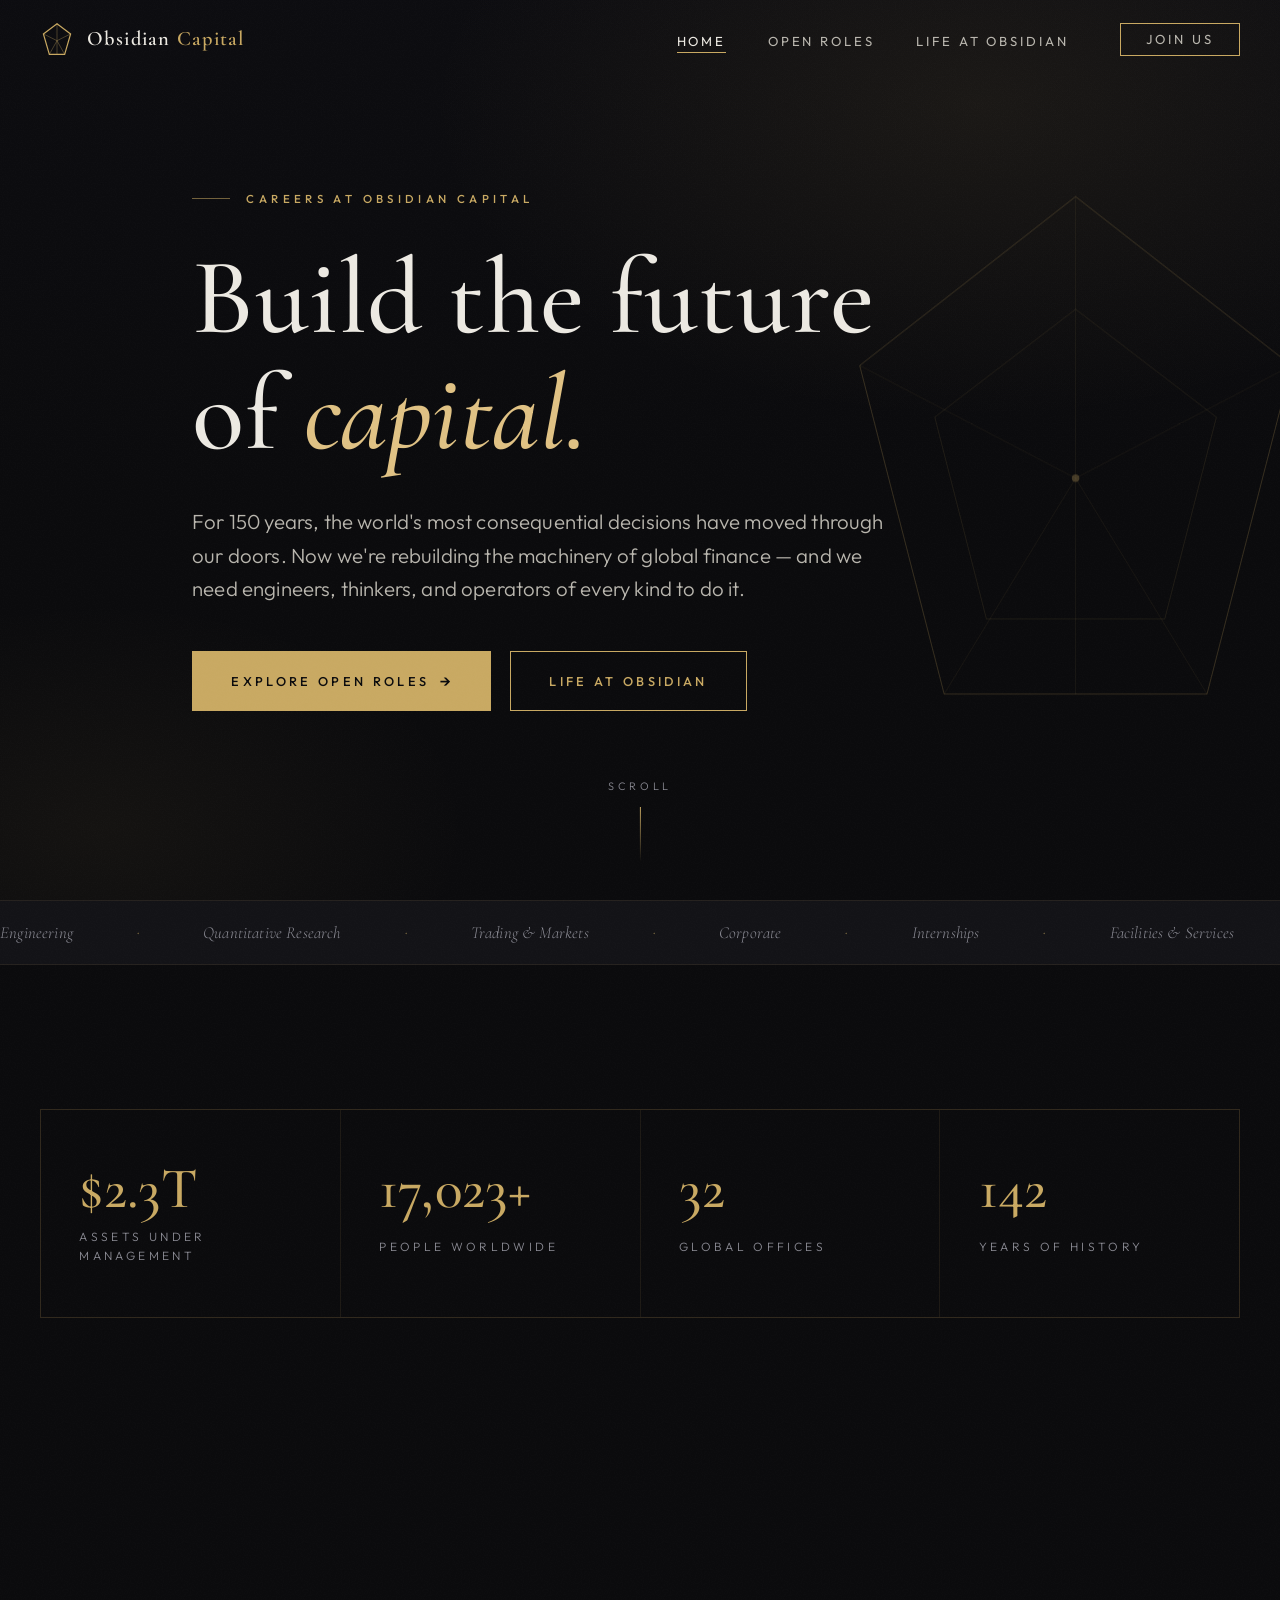
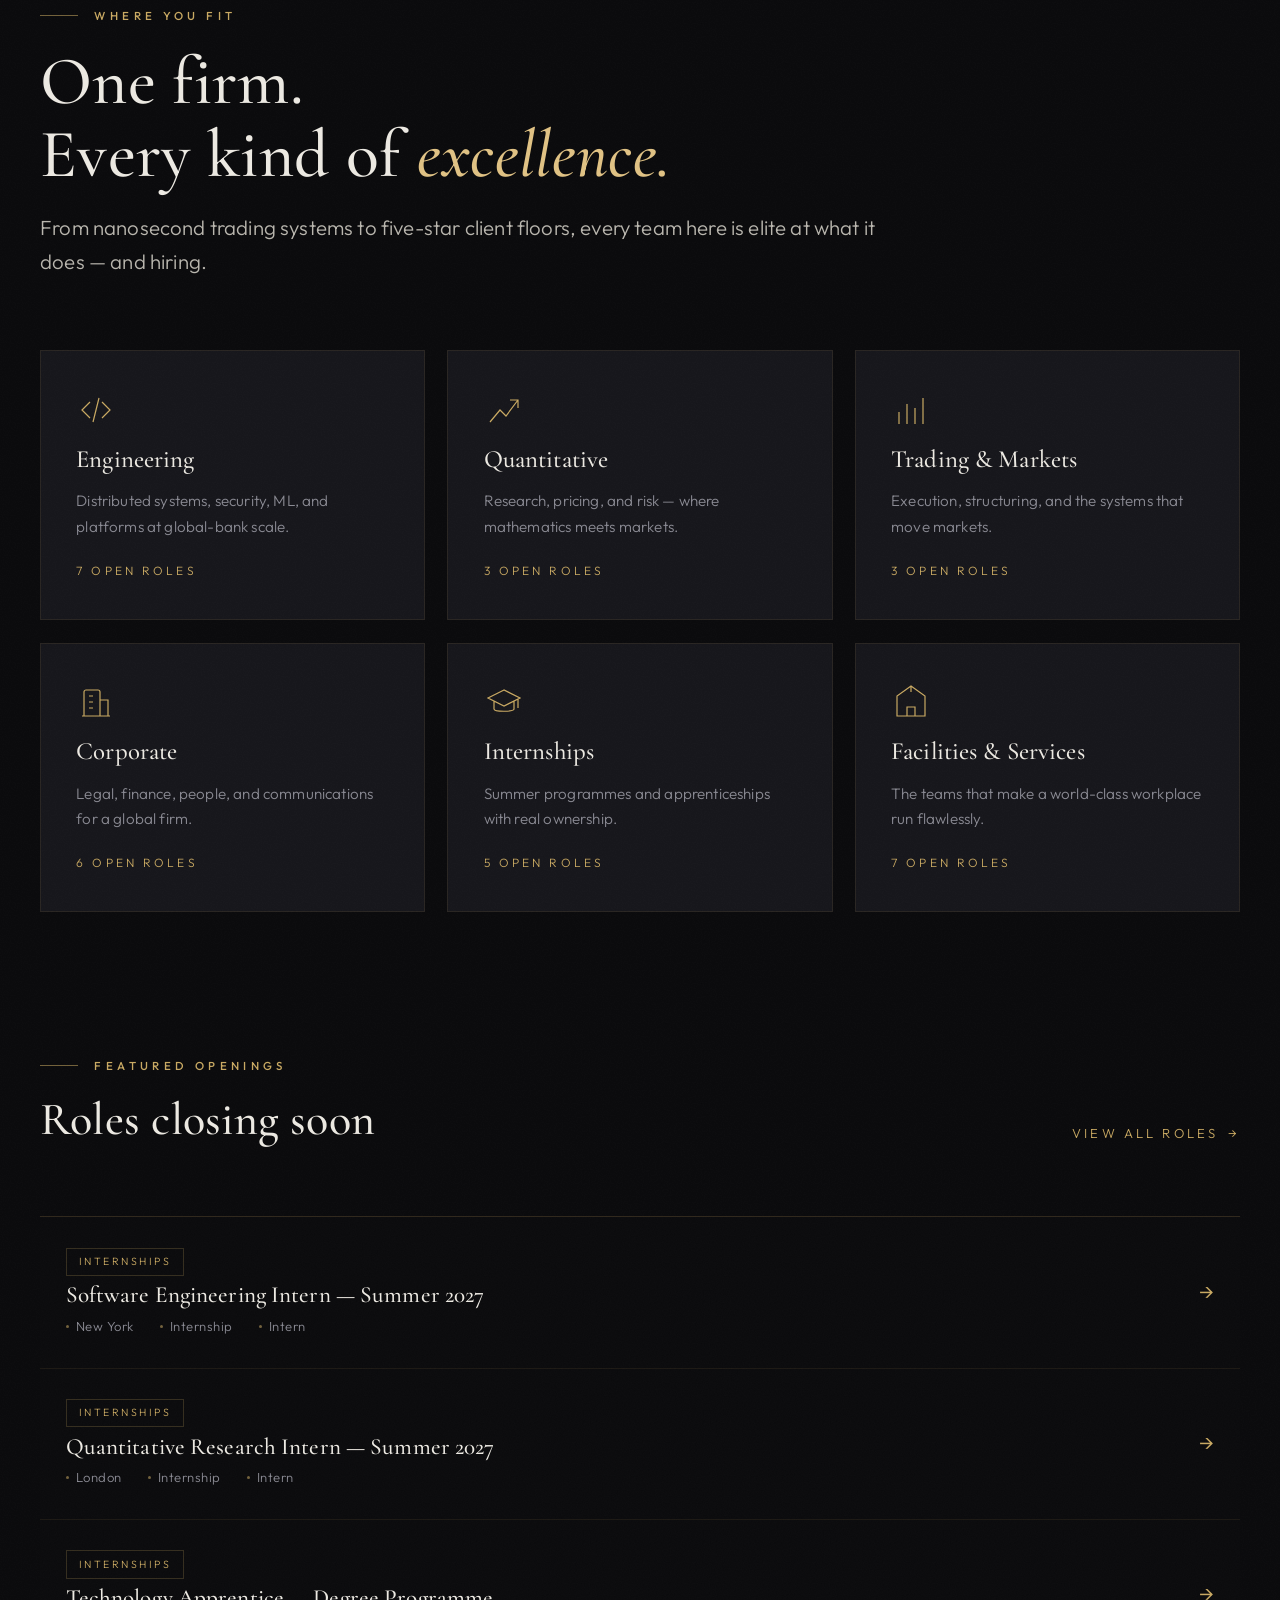
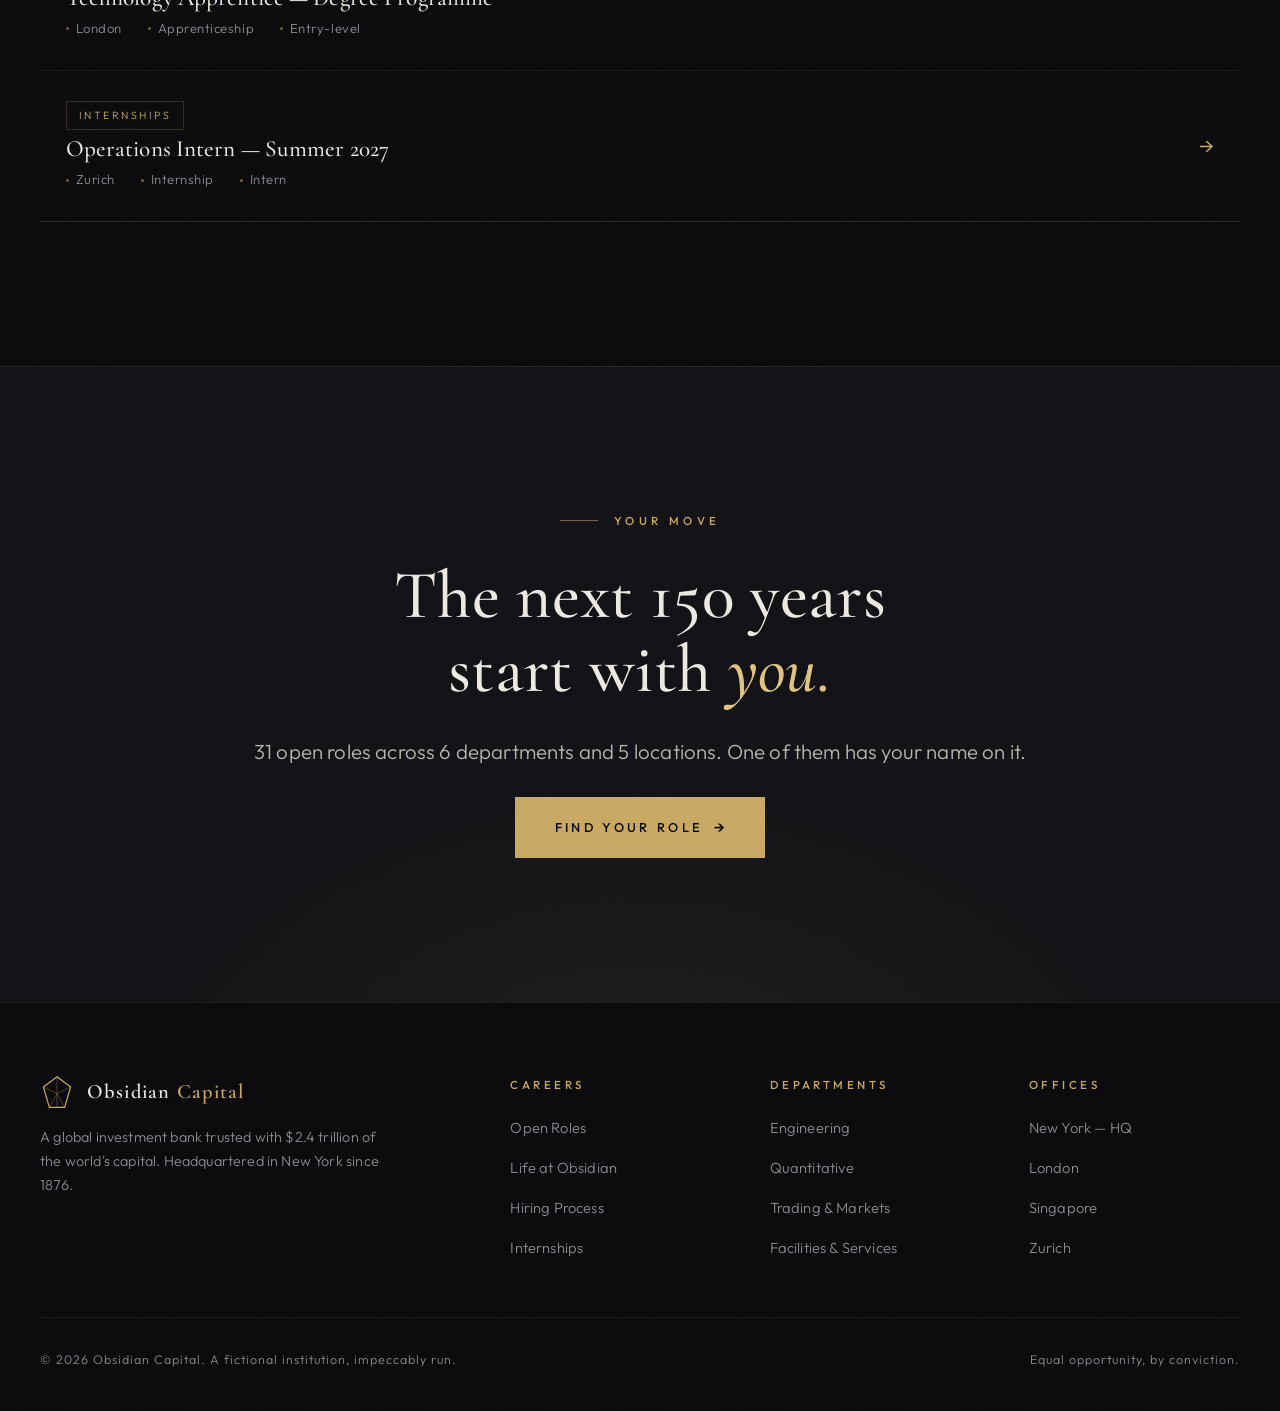
<file: index.html>
<!DOCTYPE html>
<html lang="en">
<head>
  <meta charset="UTF-8" />
  <meta name="viewport" content="width=device-width, initial-scale=1.0" />
  <title>Careers at Obsidian Capital — Build the Future of Capital</title>
  <meta name="description" content="Careers at Obsidian Capital. Engineering, quantitative research, markets, corporate, internships, and facilities roles at one of the world's leading investment banks." />
  <link rel="icon" href="data:image/svg+xml,%3Csvg xmlns='http://www.w3.org/2000/svg' viewBox='0 0 32 32'%3E%3Cpath d='M16 2 28 12 22 30H10L4 12Z' fill='none' stroke='%23c9a962' stroke-width='2'/%3E%3C/svg%3E" />
  <link rel="preconnect" href="https://fonts.googleapis.com" />
  <link rel="preconnect" href="https://fonts.gstatic.com" crossorigin />
  <link href="https://fonts.googleapis.com/css2?family=Cormorant+Garamond:ital,wght@0,400;0,500;0,600;1,400;1,500&family=Outfit:wght@200;300;400;500&display=swap" rel="stylesheet" />
  <link rel="stylesheet" href="css/main.css" />
</head>
<body class="page-fade">

  <!-- ===================== NAV ===================== -->
  <header class="nav">
    <div class="container nav-inner">
      <a class="brand" href="index.html" aria-label="Obsidian Capital home">
        <svg class="brand-mark" viewBox="0 0 40 40" fill="none" aria-hidden="true">
          <path d="M20 2 36 14 29 38H11L4 14Z" stroke="#c9a962" stroke-width="1.4"/>
          <path d="M20 2 20 38M4 14l16 8 16-8M11 38l9-16 9 16" stroke="#c9a962" stroke-width="0.7" opacity="0.55"/>
        </svg>
        <span class="brand-name">Obsidian<span>&nbsp;Capital</span></span>
      </a>
      <nav aria-label="Primary">
        <ul class="nav-links">
          <li><a href="index.html" aria-current="page">Home</a></li>
          <li><a href="careers.html">Open Roles</a></li>
          <li><a href="culture.html">Life at Obsidian</a></li>
          <li class="nav-cta"><a href="careers.html" class="btn btn-sm">Join Us</a></li>
        </ul>
      </nav>
      <button class="nav-toggle" aria-expanded="false" aria-label="Menu">
        <span></span><span></span><span></span>
      </button>
    </div>
  </header>

  <main>
    <!-- ===================== HERO ===================== -->
    <section class="hero">
      <div class="hero-bg"></div>
      <svg class="hero-facets" viewBox="0 0 600 600" fill="none" aria-hidden="true">
        <path d="M300 30 530 210 440 560H160L70 210Z" stroke="#c9a962" stroke-width="1" opacity="0.5"/>
        <path d="M300 30 300 560M70 210l230 120 230-120M160 560l140-230 140 230" stroke="#c9a962" stroke-width="0.5" opacity="0.35"/>
        <path d="M300 150 450 265 395 480H205L150 265Z" stroke="#c9a962" stroke-width="0.6" opacity="0.4"/>
        <circle cx="300" cy="330" r="4" fill="#c9a962" opacity="0.6"/>
      </svg>
      <div class="container hero-content">
        <span class="eyebrow reveal visible">Careers at Obsidian Capital</span>
        <h1 class="display-xl reveal visible reveal-delay-1">
          Build the future<br />of <em class="serif-italic">capital.</em>
        </h1>
        <p class="lede reveal visible reveal-delay-2">
          For 150 years, the world's most consequential decisions have moved through
          our doors. Now we're rebuilding the machinery of global finance — and we
          need engineers, thinkers, and operators of every kind to do it.
        </p>
        <div class="hero-actions reveal visible reveal-delay-3">
          <a href="careers.html" class="btn btn-solid btn-arrow">Explore Open Roles</a>
          <a href="culture.html" class="btn">Life at Obsidian</a>
        </div>
      </div>
      <div class="hero-scroll" aria-hidden="true">Scroll</div>
    </section>

    <!-- ===================== TICKER ===================== -->
    <div class="ticker" aria-hidden="true">
      <div class="ticker-track">
        <span>Engineering</span><span>Quantitative Research</span><span>Trading &amp; Markets</span>
        <span>Corporate</span><span>Internships</span><span>Facilities &amp; Services</span>
        <span>New York</span><span>London</span><span>Singapore</span><span>Zurich</span>
        <span>Engineering</span><span>Quantitative Research</span><span>Trading &amp; Markets</span>
        <span>Corporate</span><span>Internships</span><span>Facilities &amp; Services</span>
        <span>New York</span><span>London</span><span>Singapore</span><span>Zurich</span>
      </div>
    </div>

    <!-- ===================== STATS ===================== -->
    <section class="section">
      <div class="container">
        <div class="stats-grid reveal">
          <div class="stat">
            <span class="stat-value" data-count="2.4" data-prefix="$" data-suffix="T">$0T</span>
            <span class="stat-label">Assets under management</span>
          </div>
          <div class="stat">
            <span class="stat-value" data-count="18000" data-suffix="+">0</span>
            <span class="stat-label">People worldwide</span>
          </div>
          <div class="stat">
            <span class="stat-value" data-count="34">0</span>
            <span class="stat-label">Global offices</span>
          </div>
          <div class="stat">
            <span class="stat-value" data-count="150">0</span>
            <span class="stat-label">Years of history</span>
          </div>
        </div>
      </div>
    </section>

    <!-- ===================== DEPARTMENTS ===================== -->
    <section class="section" id="departments">
      <div class="container">
        <div class="section-head">
          <span class="eyebrow reveal">Where you fit</span>
          <h2 class="display-lg reveal reveal-delay-1">One firm.<br />Every kind of <em class="serif-italic">excellence.</em></h2>
          <p class="lede reveal reveal-delay-2">
            From nanosecond trading systems to five-star client floors, every team here
            is elite at what it does — and hiring.
          </p>
        </div>
        <div class="dept-grid" id="deptGrid"></div>
      </div>
    </section>

    <!-- ===================== FEATURED ROLES ===================== -->
    <section class="section" style="padding-top: 0;">
      <div class="container">
        <div class="section-head" style="display:flex; align-items:flex-end; justify-content:space-between; gap:2rem; flex-wrap:wrap; max-width:none;">
          <div style="display:grid; gap:1.2rem;">
            <span class="eyebrow reveal">Featured openings</span>
            <h2 class="display-md reveal reveal-delay-1">Roles closing soon</h2>
          </div>
          <a class="link-gold reveal reveal-delay-2" href="careers.html">View all roles</a>
        </div>
        <div class="job-list reveal" id="featuredJobs"></div>
      </div>
    </section>

    <!-- ===================== CTA ===================== -->
    <section class="cta-band">
      <div class="container">
        <span class="eyebrow reveal" style="justify-content:center;">Your move</span>
        <h2 class="display-lg reveal reveal-delay-1">The next 150 years<br />start with <em class="serif-italic">you.</em></h2>
        <p class="lede reveal reveal-delay-2" id="ctaCount">
          Open roles across six departments and five locations. One of them has your name on it.
        </p>
        <a href="careers.html" class="btn btn-solid btn-arrow reveal reveal-delay-3">Find Your Role</a>
      </div>
    </section>
  </main>

  <!-- ===================== FOOTER ===================== -->
  <footer class="footer">
    <div class="container">
      <div class="footer-grid">
        <div class="footer-brand">
          <a class="brand" href="index.html">
            <svg class="brand-mark" viewBox="0 0 40 40" fill="none" aria-hidden="true">
              <path d="M20 2 36 14 29 38H11L4 14Z" stroke="#c9a962" stroke-width="1.4"/>
              <path d="M20 2 20 38M4 14l16 8 16-8M11 38l9-16 9 16" stroke="#c9a962" stroke-width="0.7" opacity="0.55"/>
            </svg>
            <span class="brand-name">Obsidian<span>&nbsp;Capital</span></span>
          </a>
          <p>
            A global investment bank trusted with $2.4 trillion of the world's capital.
            Headquartered in New York since 1876.
          </p>
        </div>
        <div>
          <h4>Careers</h4>
          <ul>
            <li><a href="careers.html">Open Roles</a></li>
            <li><a href="culture.html">Life at Obsidian</a></li>
            <li><a href="culture.html#process">Hiring Process</a></li>
            <li><a href="careers.html">Internships</a></li>
          </ul>
        </div>
        <div>
          <h4>Departments</h4>
          <ul>
            <li><a href="careers.html?dept=Engineering">Engineering</a></li>
            <li><a href="careers.html?dept=Quantitative">Quantitative</a></li>
            <li><a href="careers.html?dept=Trading%20%26%20Markets">Trading &amp; Markets</a></li>
            <li><a href="careers.html?dept=Facilities%20%26%20Services">Facilities &amp; Services</a></li>
          </ul>
        </div>
        <div>
          <h4>Offices</h4>
          <ul>
            <li><a href="culture.html#offices">New York — HQ</a></li>
            <li><a href="culture.html#offices">London</a></li>
            <li><a href="culture.html#offices">Singapore</a></li>
            <li><a href="culture.html#offices">Zurich</a></li>
          </ul>
        </div>
      </div>
      <div class="footer-bottom">
        <span>© <span data-year>2026</span> Obsidian Capital. A fictional institution, impeccably run.</span>
        <span>Equal opportunity, by conviction.</span>
      </div>
    </div>
  </footer>

  <script src="js/jobs-data.js"></script>
  <script src="js/main.js"></script>
  <script>
    /* Department cards with live counts from the dataset */
    (() => {
      const icons = {
        Engineering:
          '<svg class="dept-icon" viewBox="0 0 40 40" fill="none" stroke="currentColor" stroke-width="1.2"><path d="M14 12 6 20l8 8M26 12l8 8-8 8M23 8l-6 24"/></svg>',
        Quantitative:
          '<svg class="dept-icon" viewBox="0 0 40 40" fill="none" stroke="currentColor" stroke-width="1.2"><path d="M6 32 16 20l6 6 12-16M26 10h8v8"/></svg>',
        "Trading & Markets":
          '<svg class="dept-icon" viewBox="0 0 40 40" fill="none" stroke="currentColor" stroke-width="1.2"><path d="M8 34V22M16 34V14M24 34V18M32 34V8"/></svg>',
        Corporate:
          '<svg class="dept-icon" viewBox="0 0 40 40" fill="none" stroke="currentColor" stroke-width="1.2"><path d="M8 34V10a2 2 0 0 1 2-2h12a2 2 0 0 1 2 2v24M24 18h8v16M6 34h28M13 14h4M13 20h4M13 26h4"/></svg>',
        Internships:
          '<svg class="dept-icon" viewBox="0 0 40 40" fill="none" stroke="currentColor" stroke-width="1.2"><path d="M20 8 4 16l16 8 16-8-16-8ZM10 19v8c0 3 20 3 20 0v-8M34 17v9"/></svg>',
        "Facilities & Services":
          '<svg class="dept-icon" viewBox="0 0 40 40" fill="none" stroke="currentColor" stroke-width="1.2"><path d="M20 4 6 14v20h28V14L20 4ZM16 34v-9h8v9M20 4v6"/></svg>',
      };
      const blurbs = {
        Engineering: "Distributed systems, security, ML, and platforms at global-bank scale.",
        Quantitative: "Research, pricing, and risk — where mathematics meets markets.",
        "Trading & Markets": "Execution, structuring, and the systems that move markets.",
        Corporate: "Legal, finance, people, and communications for a global firm.",
        Internships: "Summer programmes and apprenticeships with real ownership.",
        "Facilities & Services": "The teams that make a world-class workplace run flawlessly.",
      };
      const grid = document.getElementById("deptGrid");
      grid.innerHTML = DEPARTMENTS.map((d, i) => {
        const count = JOBS.filter((j) => j.department === d).length;
        return `<a class="dept-card reveal reveal-delay-${(i % 3) + 1}" href="careers.html?dept=${encodeURIComponent(d)}">
          ${icons[d] || ""}
          <h3>${d}</h3>
          <p>${blurbs[d] || ""}</p>
          <span class="dept-count">${count} open role${count === 1 ? "" : "s"}</span>
        </a>`;
      }).join("");

      /* Featured roles: 4 most recently posted */
      const featured = [...JOBS]
        .sort((a, b) => b.posted.localeCompare(a.posted))
        .slice(0, 4);
      document.getElementById("featuredJobs").innerHTML = featured
        .map(
          (j) => `<a class="job-row" href="job.html?id=${j.id}">
            <div class="job-row-main">
              <span class="job-tag">${j.department}</span>
              <h3>${j.title}</h3>
              <div class="job-meta"><span>${j.location}</span><span>${j.type}</span><span>${j.seniority}</span></div>
            </div>
            <span class="job-row-arrow" aria-hidden="true">→</span>
          </a>`
        )
        .join("");

      /* Live role count in the closing CTA */
      document.getElementById("ctaCount").textContent =
        `${JOBS.length} open roles across ${DEPARTMENTS.length} departments and ` +
        `${LOCATIONS.length} locations. One of them has your name on it.`;

      /* Register injected cards with the shared reveal observer */
      window.observeReveals(grid);
    })();
  </script>
</body>
</html>
</file>
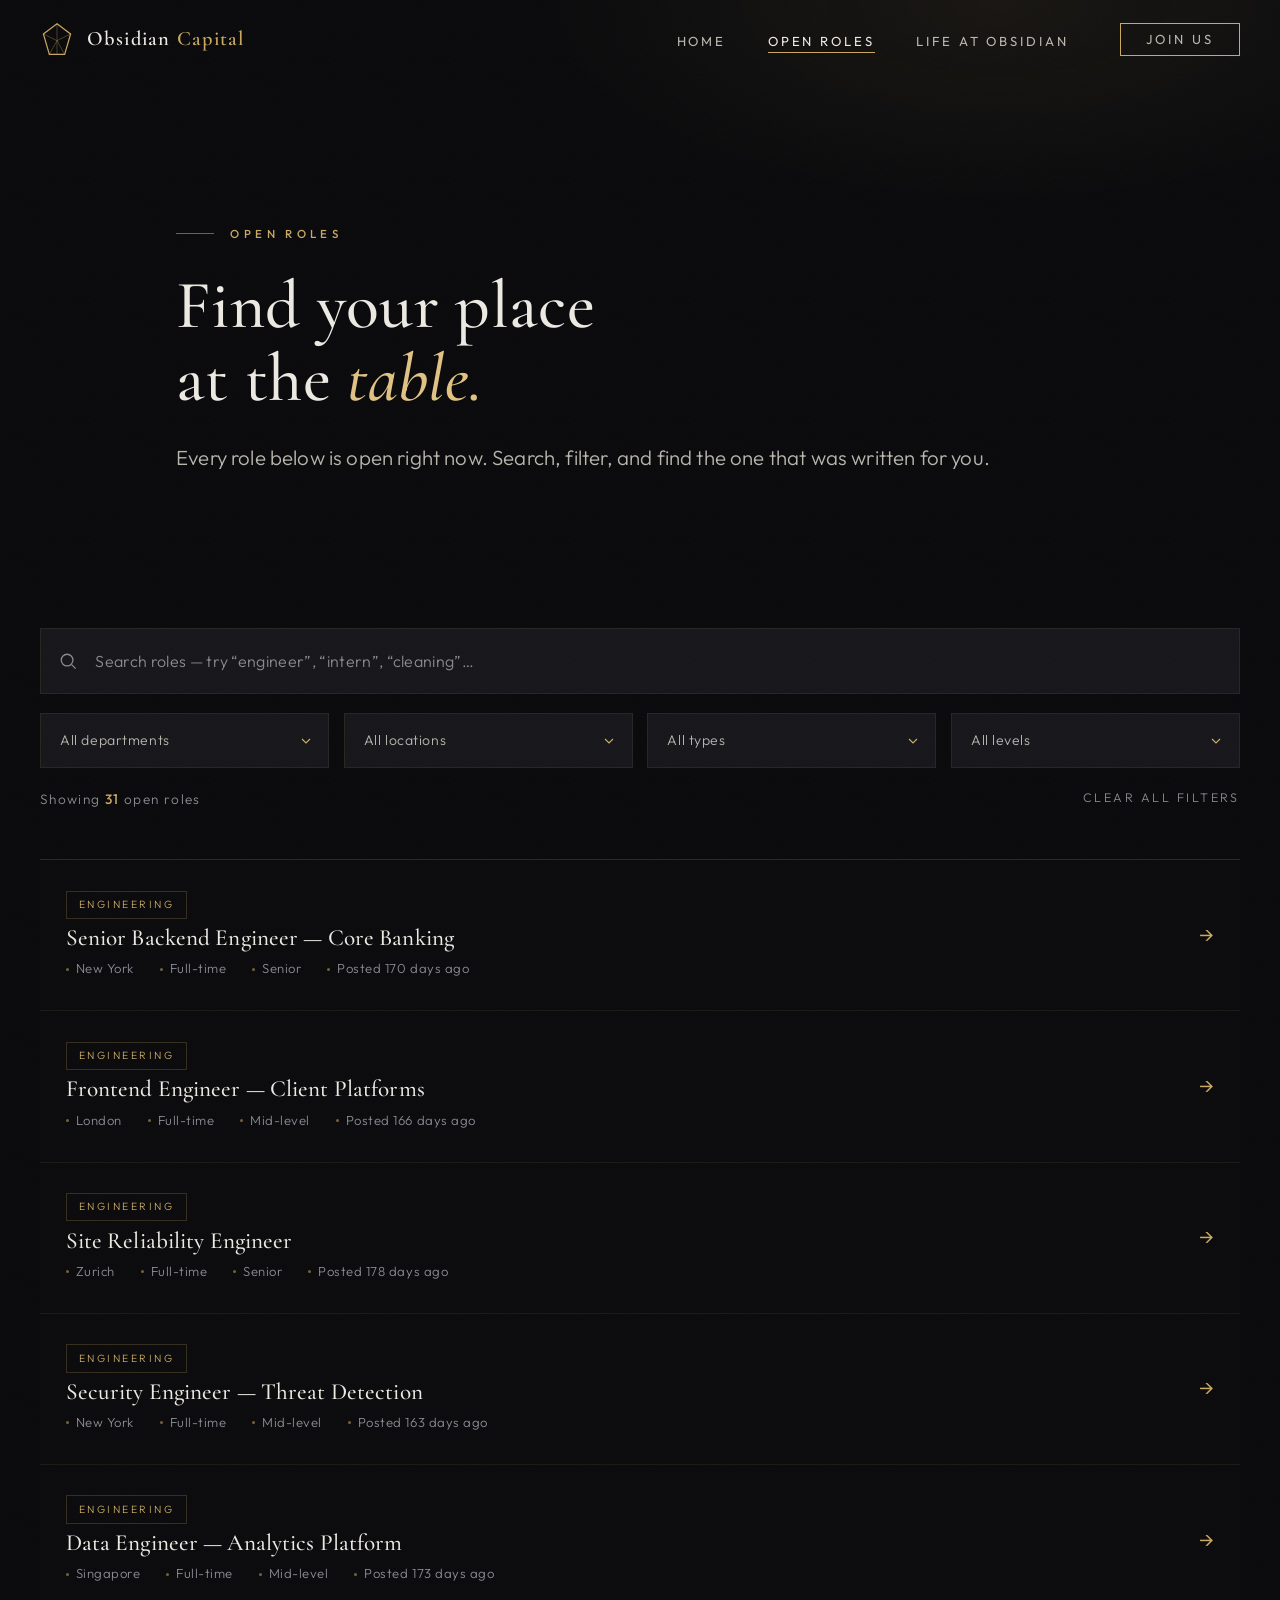
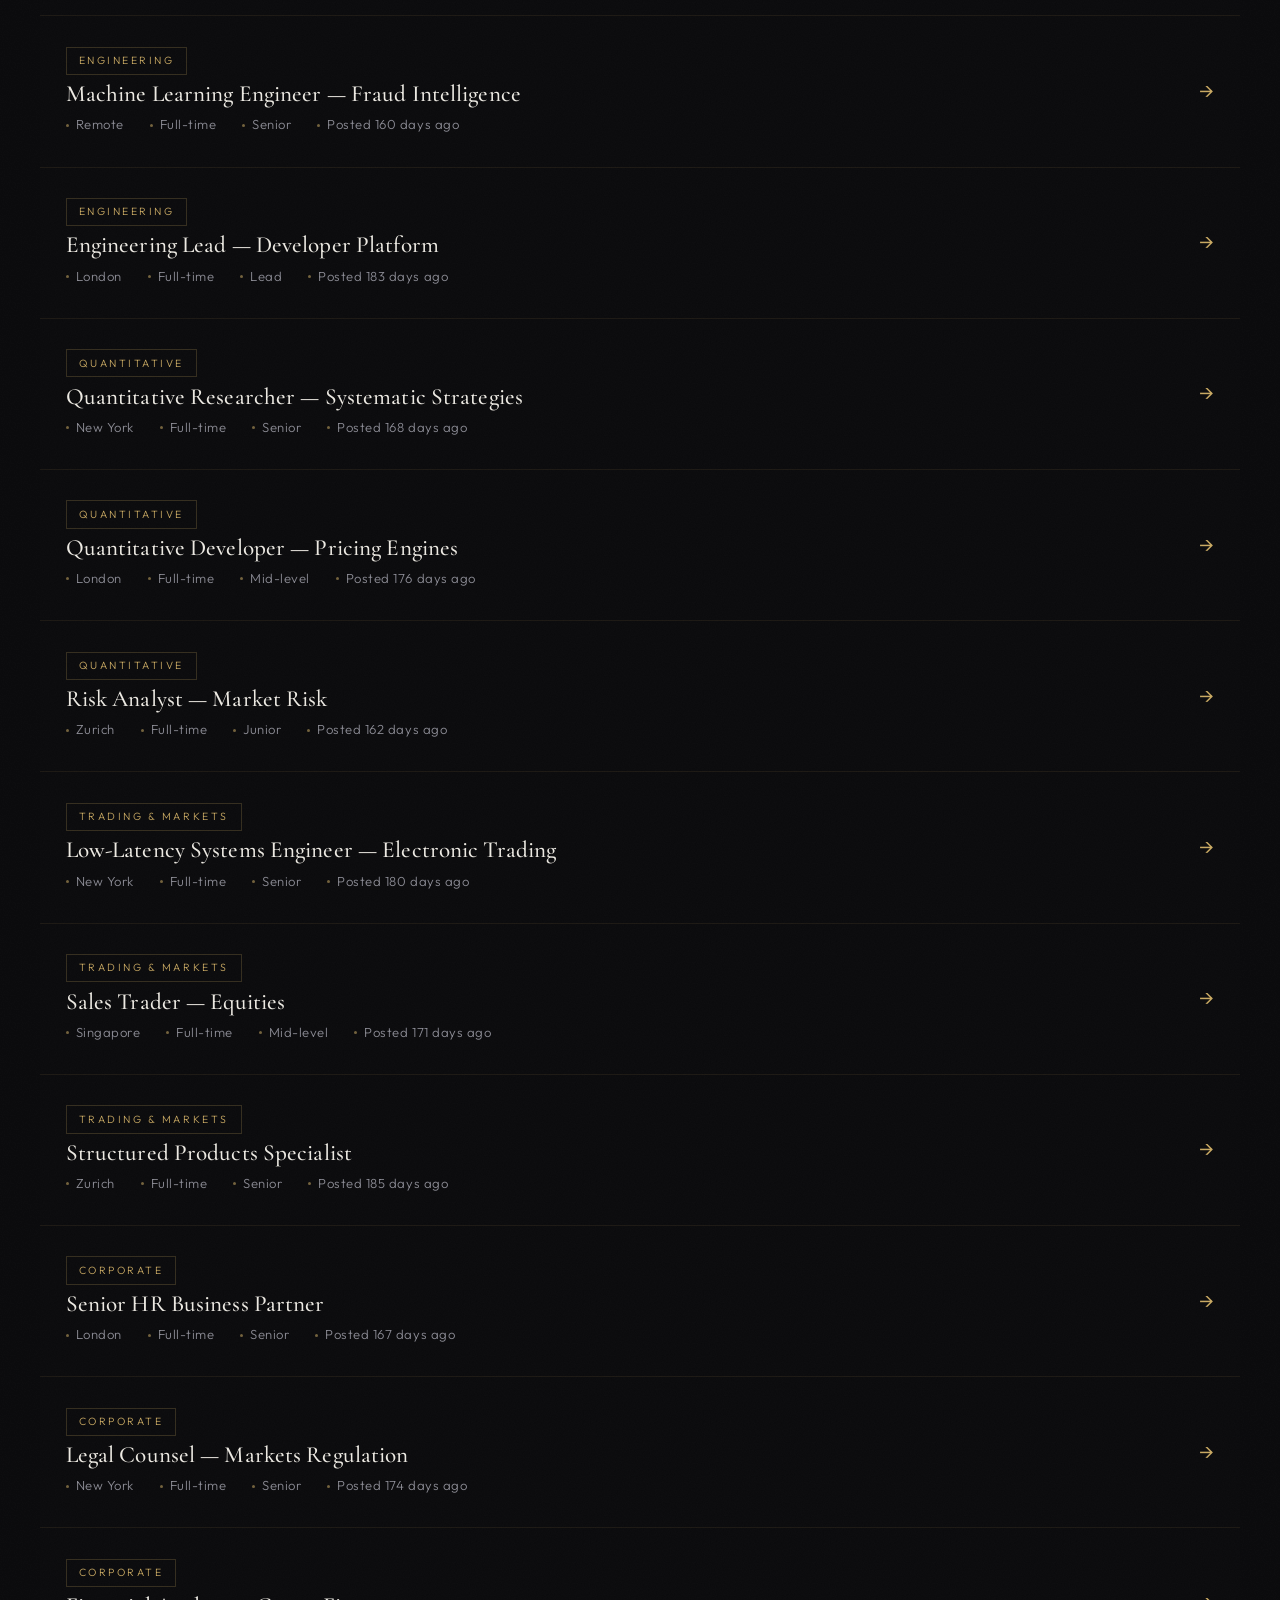
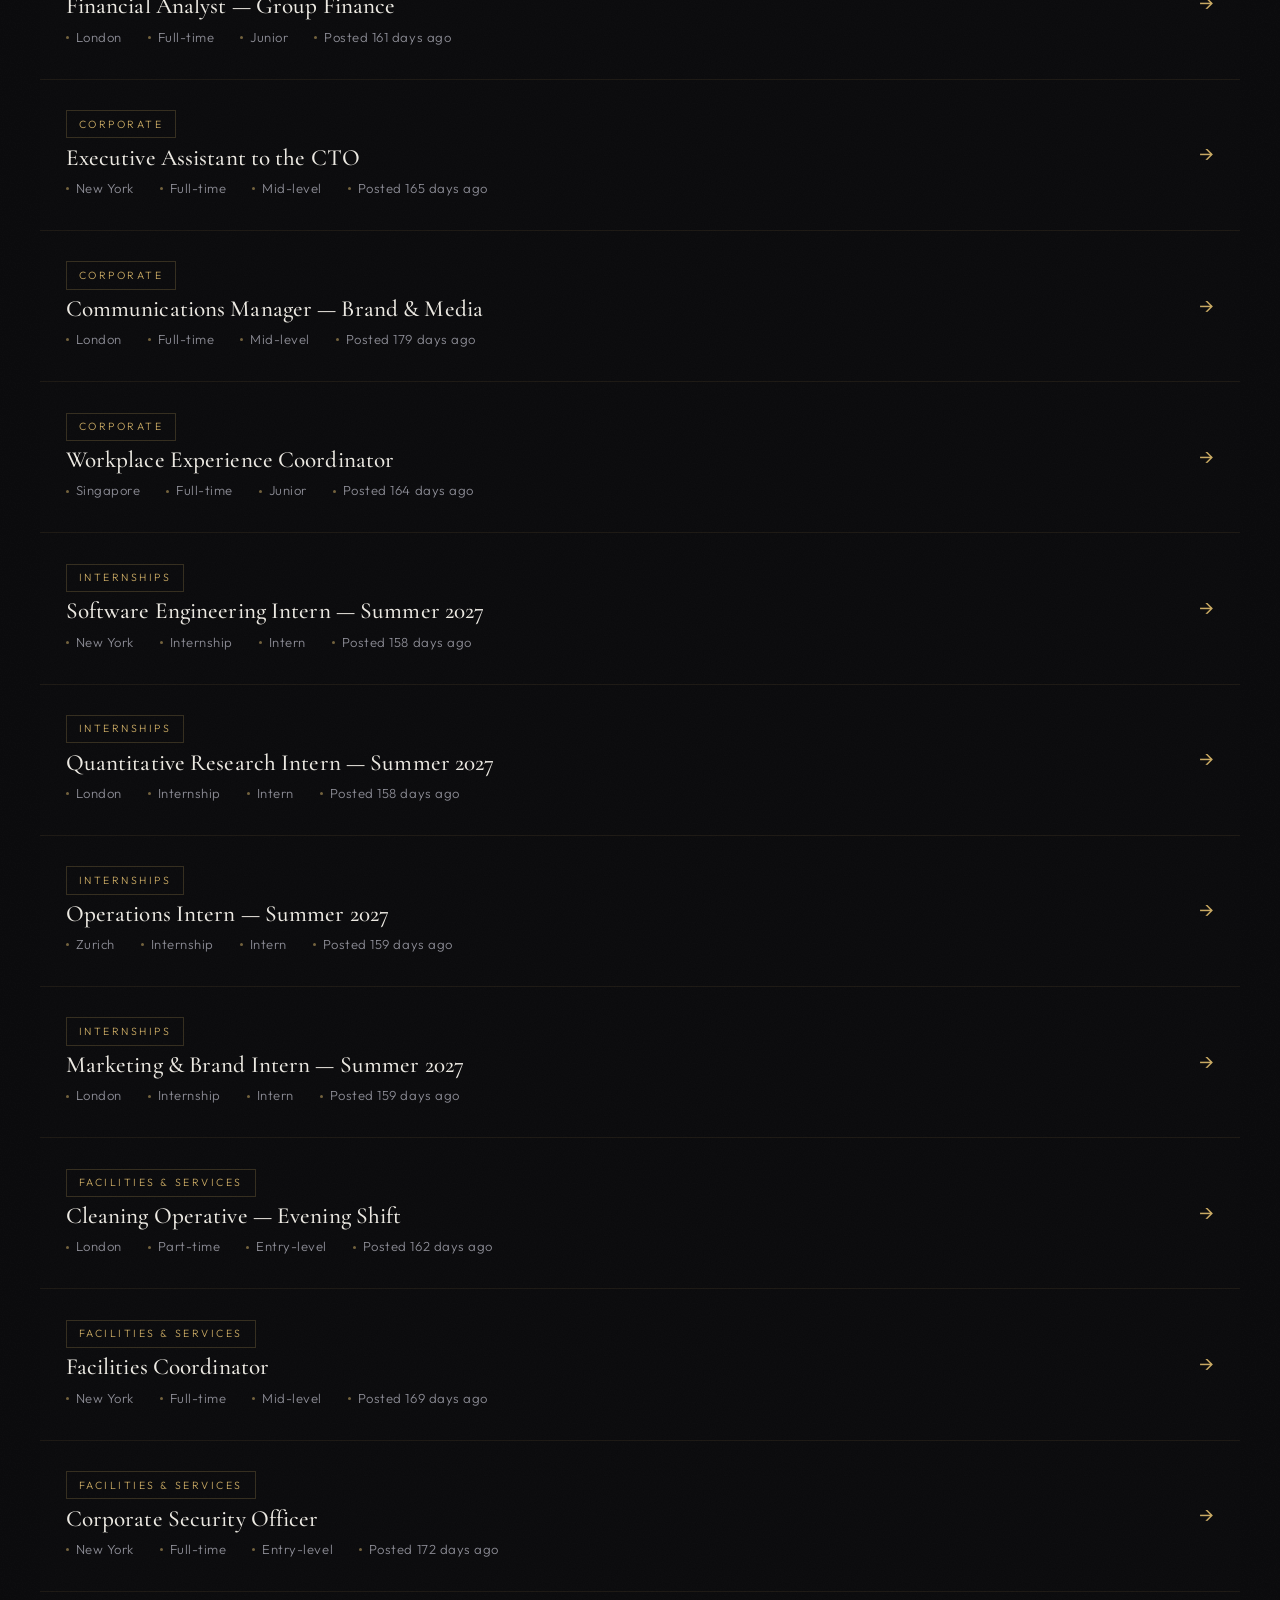
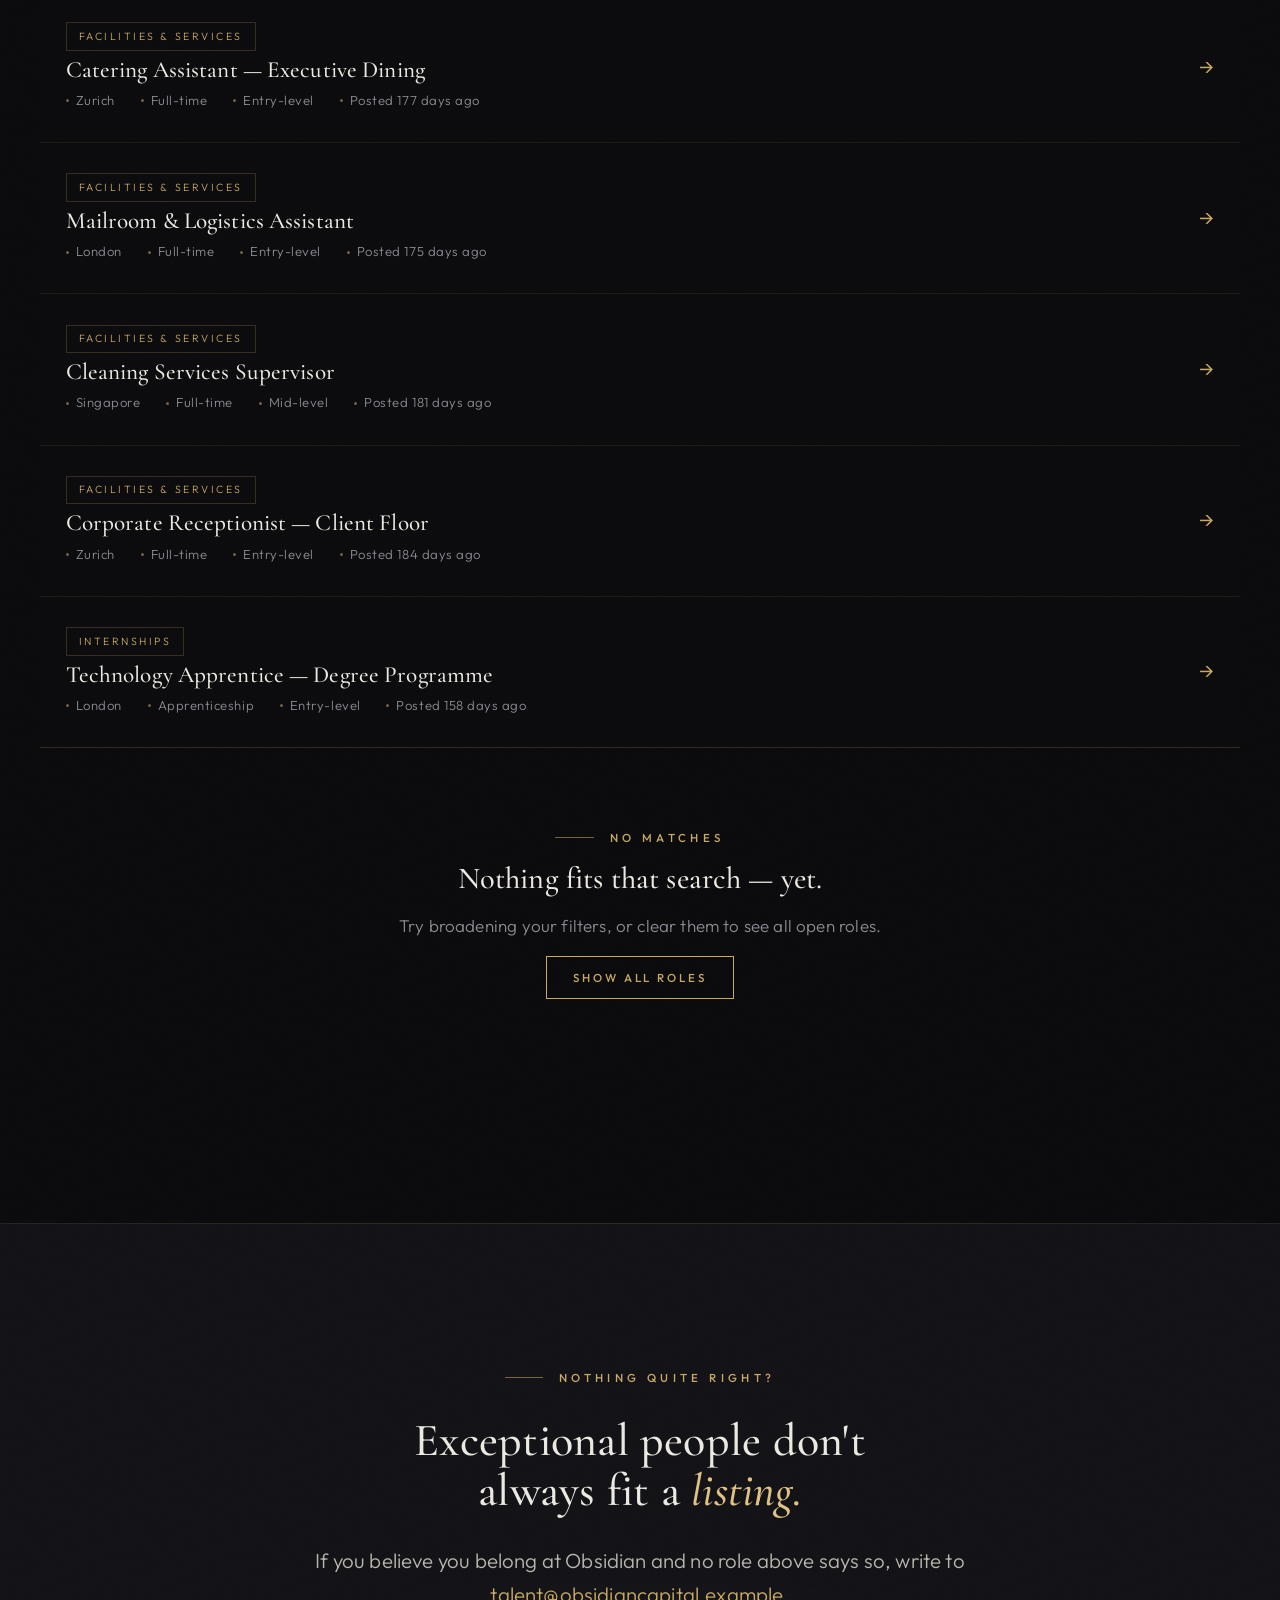
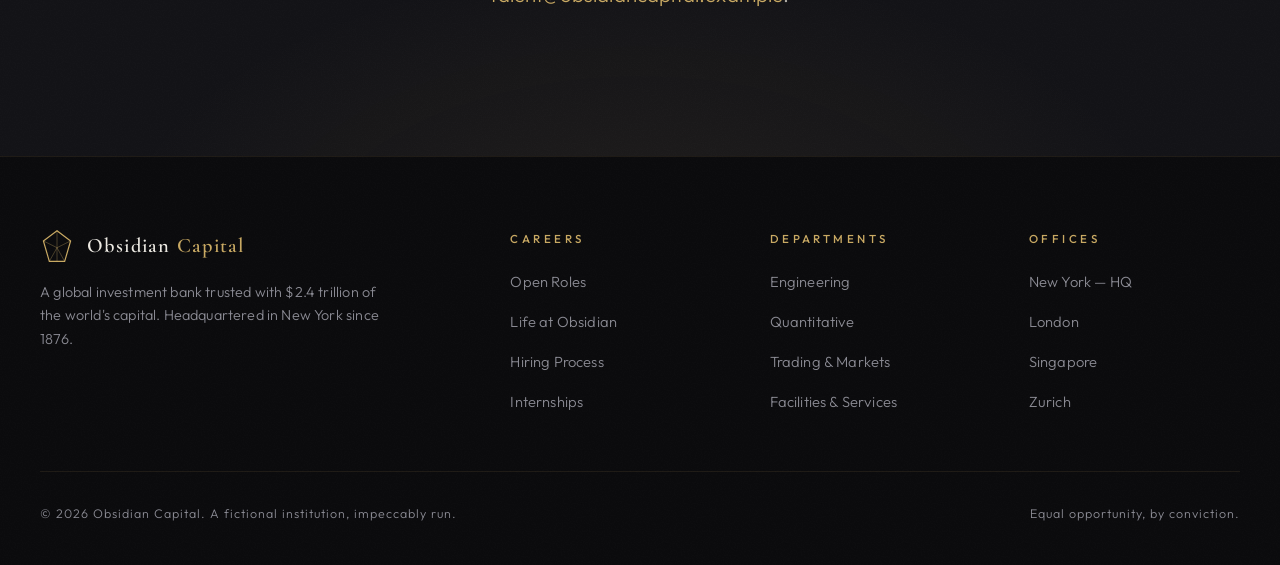
<file: careers.html>
<!DOCTYPE html>
<html lang="en">
<head>
  <meta charset="UTF-8" />
  <meta name="viewport" content="width=device-width, initial-scale=1.0" />
  <title>Open Roles — Careers at Obsidian Capital</title>
  <meta name="description" content="Browse all open roles at Obsidian Capital — engineering, quantitative, markets, corporate, internships, and facilities positions across our global offices." />
  <link rel="icon" href="data:image/svg+xml,%3Csvg xmlns='http://www.w3.org/2000/svg' viewBox='0 0 32 32'%3E%3Cpath d='M16 2 28 12 22 30H10L4 12Z' fill='none' stroke='%23c9a962' stroke-width='2'/%3E%3C/svg%3E" />
  <link rel="preconnect" href="https://fonts.googleapis.com" />
  <link rel="preconnect" href="https://fonts.gstatic.com" crossorigin />
  <link href="https://fonts.googleapis.com/css2?family=Cormorant+Garamond:ital,wght@0,400;0,500;0,600;1,400;1,500&family=Outfit:wght@200;300;400;500&display=swap" rel="stylesheet" />
  <link rel="stylesheet" href="css/main.css" />
</head>
<body class="page-fade">

  <!-- ===================== NAV ===================== -->
  <header class="nav">
    <div class="container nav-inner">
      <a class="brand" href="index.html" aria-label="Obsidian Capital home">
        <svg class="brand-mark" viewBox="0 0 40 40" fill="none" aria-hidden="true">
          <path d="M20 2 36 14 29 38H11L4 14Z" stroke="#c9a962" stroke-width="1.4"/>
          <path d="M20 2 20 38M4 14l16 8 16-8M11 38l9-16 9 16" stroke="#c9a962" stroke-width="0.7" opacity="0.55"/>
        </svg>
        <span class="brand-name">Obsidian<span>&nbsp;Capital</span></span>
      </a>
      <nav aria-label="Primary">
        <ul class="nav-links">
          <li><a href="index.html">Home</a></li>
          <li><a href="careers.html" aria-current="page">Open Roles</a></li>
          <li><a href="culture.html">Life at Obsidian</a></li>
          <li class="nav-cta"><a href="#openRoles" class="btn btn-sm">Join Us</a></li>
        </ul>
      </nav>
      <button class="nav-toggle" aria-expanded="false" aria-label="Menu">
        <span></span><span></span><span></span>
      </button>
    </div>
  </header>

  <main>
    <!-- ===================== PAGE HERO ===================== -->
    <section class="page-hero">
      <div class="page-hero-bg"></div>
      <div class="container">
        <span class="eyebrow reveal visible">Open roles</span>
        <h1 class="display-lg reveal visible reveal-delay-1">
          Find your place<br />at the <em class="serif-italic">table.</em>
        </h1>
        <p class="lede reveal visible reveal-delay-2">
          Every role below is open right now. Search, filter, and find the one
          that was written for you.
        </p>
      </div>
    </section>

    <!-- ===================== BOARD ===================== -->
    <section class="section" id="openRoles" style="padding-top: clamp(2.5rem, 6vw, 4rem);">
      <div class="container">
        <div class="filters reveal visible">
          <div class="search-wrap">
            <svg viewBox="0 0 20 20" fill="none" stroke="currentColor" stroke-width="1.4" aria-hidden="true">
              <circle cx="9" cy="9" r="6.5"/><path d="m14 14 4.5 4.5"/>
            </svg>
            <input type="search" class="search-input" id="searchInput"
                   placeholder="Search roles — try “engineer”, “intern”, “cleaning”…"
                   aria-label="Search roles" />
          </div>
          <div class="filter-row">
            <select class="filter-select" id="deptFilter" aria-label="Filter by department">
              <option value="">All departments</option>
            </select>
            <select class="filter-select" id="locFilter" aria-label="Filter by location">
              <option value="">All locations</option>
            </select>
            <select class="filter-select" id="typeFilter" aria-label="Filter by job type">
              <option value="">All types</option>
            </select>
            <select class="filter-select" id="seniorityFilter" aria-label="Filter by seniority">
              <option value="">All levels</option>
            </select>
          </div>
          <div class="filters-bar">
            <p class="result-count" id="resultCount" aria-live="polite"></p>
            <button class="clear-filters" id="clearFilters" type="button">Clear all filters</button>
          </div>
        </div>

        <div class="job-list" id="jobList"></div>

        <div class="empty-state" id="emptyState" hidden>
          <span class="eyebrow" style="justify-content:center;">No matches</span>
          <h3>Nothing fits that search — yet.</h3>
          <p>Try broadening your filters, or clear them to see all open roles.</p>
          <button class="btn btn-sm" type="button" onclick="document.getElementById('clearFilters').click()">Show All Roles</button>
        </div>
      </div>
    </section>

    <!-- ===================== CTA ===================== -->
    <section class="cta-band">
      <div class="container">
        <span class="eyebrow reveal" style="justify-content:center;">Nothing quite right?</span>
        <h2 class="display-md reveal reveal-delay-1">Exceptional people don't<br />always fit a <em class="serif-italic">listing.</em></h2>
        <p class="lede reveal reveal-delay-2">
          If you believe you belong at Obsidian and no role above says so, write to
          <a href="mailto:talent@obsidiancapital.example" class="gold">talent@obsidiancapital.example</a>.
        </p>
      </div>
    </section>
  </main>

  <!-- ===================== FOOTER ===================== -->
  <footer class="footer">
    <div class="container">
      <div class="footer-grid">
        <div class="footer-brand">
          <a class="brand" href="index.html">
            <svg class="brand-mark" viewBox="0 0 40 40" fill="none" aria-hidden="true">
              <path d="M20 2 36 14 29 38H11L4 14Z" stroke="#c9a962" stroke-width="1.4"/>
              <path d="M20 2 20 38M4 14l16 8 16-8M11 38l9-16 9 16" stroke="#c9a962" stroke-width="0.7" opacity="0.55"/>
            </svg>
            <span class="brand-name">Obsidian<span>&nbsp;Capital</span></span>
          </a>
          <p>
            A global investment bank trusted with $2.4 trillion of the world's capital.
            Headquartered in New York since 1876.
          </p>
        </div>
        <div>
          <h4>Careers</h4>
          <ul>
            <li><a href="careers.html">Open Roles</a></li>
            <li><a href="culture.html">Life at Obsidian</a></li>
            <li><a href="culture.html#process">Hiring Process</a></li>
            <li><a href="careers.html?dept=Internships">Internships</a></li>
          </ul>
        </div>
        <div>
          <h4>Departments</h4>
          <ul>
            <li><a href="careers.html?dept=Engineering">Engineering</a></li>
            <li><a href="careers.html?dept=Quantitative">Quantitative</a></li>
            <li><a href="careers.html?dept=Trading%20%26%20Markets">Trading &amp; Markets</a></li>
            <li><a href="careers.html?dept=Facilities%20%26%20Services">Facilities &amp; Services</a></li>
          </ul>
        </div>
        <div>
          <h4>Offices</h4>
          <ul>
            <li><a href="culture.html#offices">New York — HQ</a></li>
            <li><a href="culture.html#offices">London</a></li>
            <li><a href="culture.html#offices">Singapore</a></li>
            <li><a href="culture.html#offices">Zurich</a></li>
          </ul>
        </div>
      </div>
      <div class="footer-bottom">
        <span>© <span data-year>2026</span> Obsidian Capital. A fictional institution, impeccably run.</span>
        <span>Equal opportunity, by conviction.</span>
      </div>
    </div>
  </footer>

  <script src="js/jobs-data.js"></script>
  <script src="js/main.js"></script>
  <script src="js/careers.js"></script>
</body>
</html>
</file>
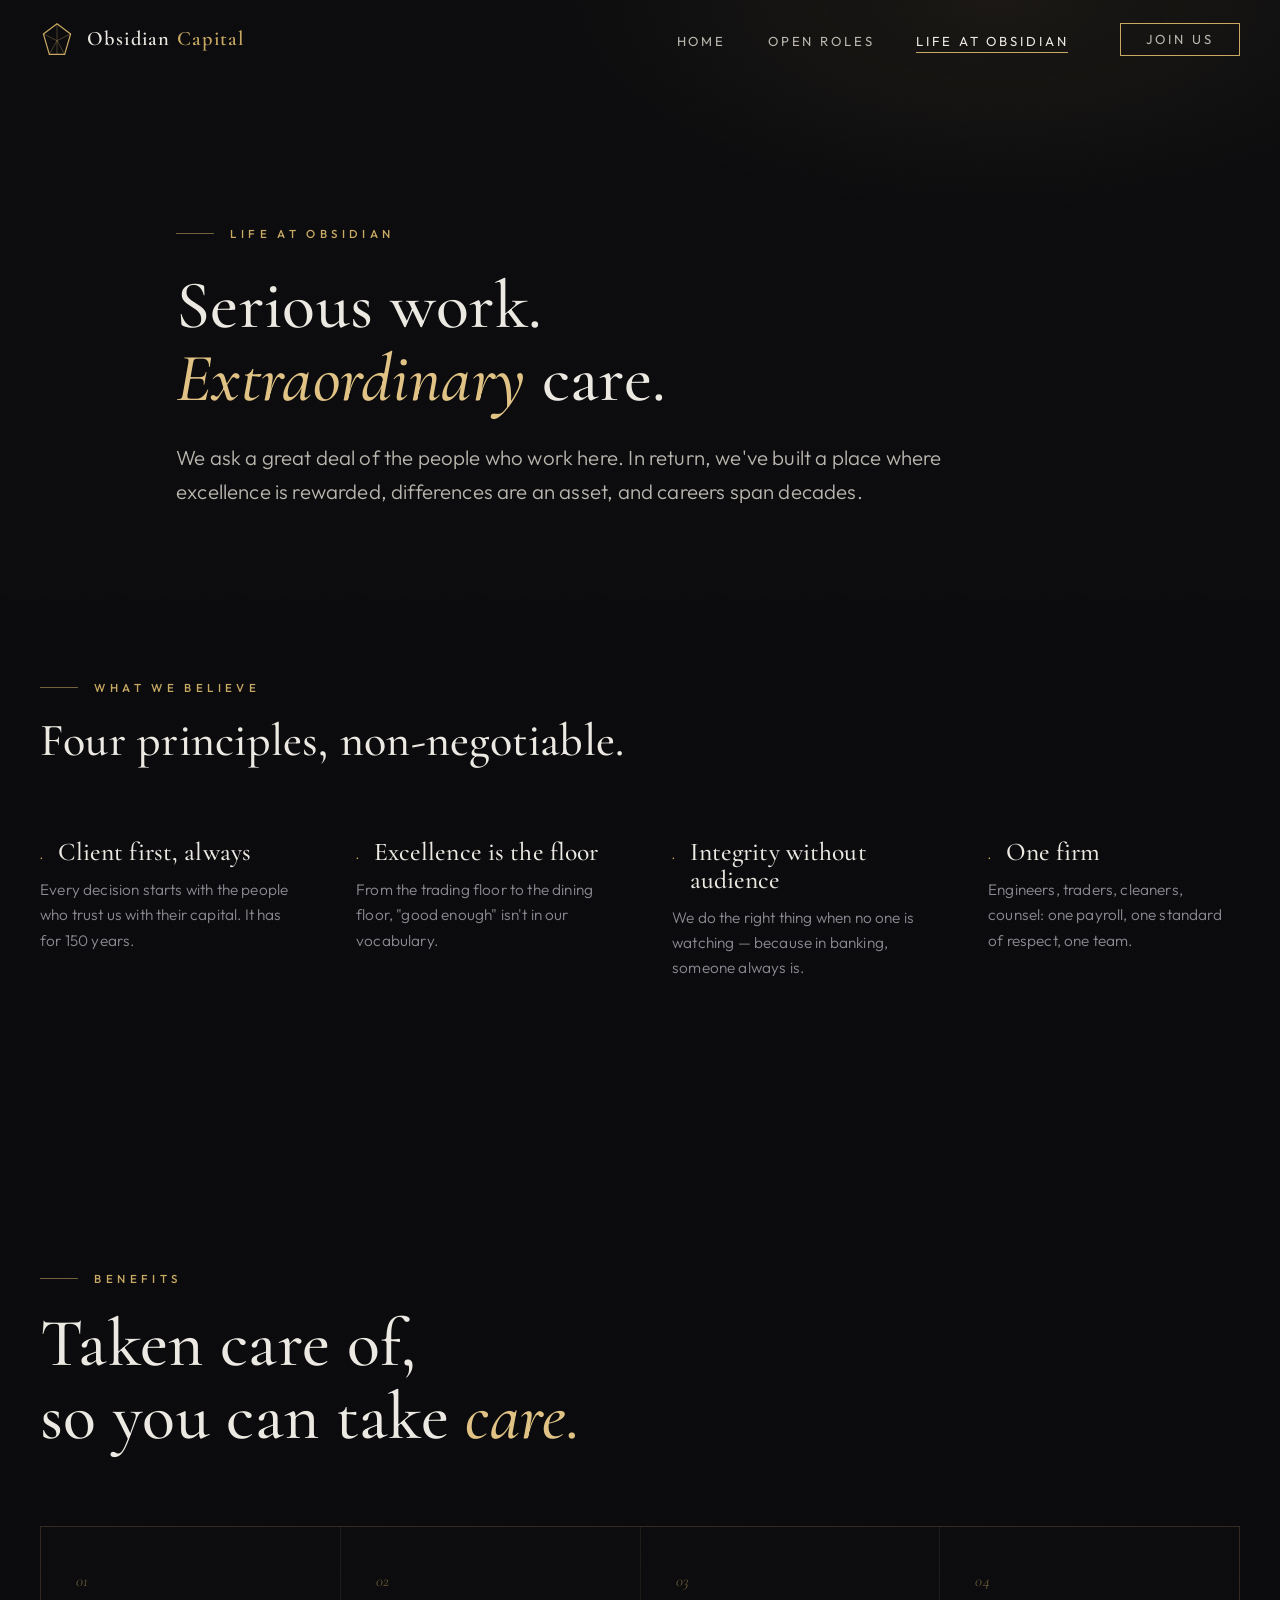
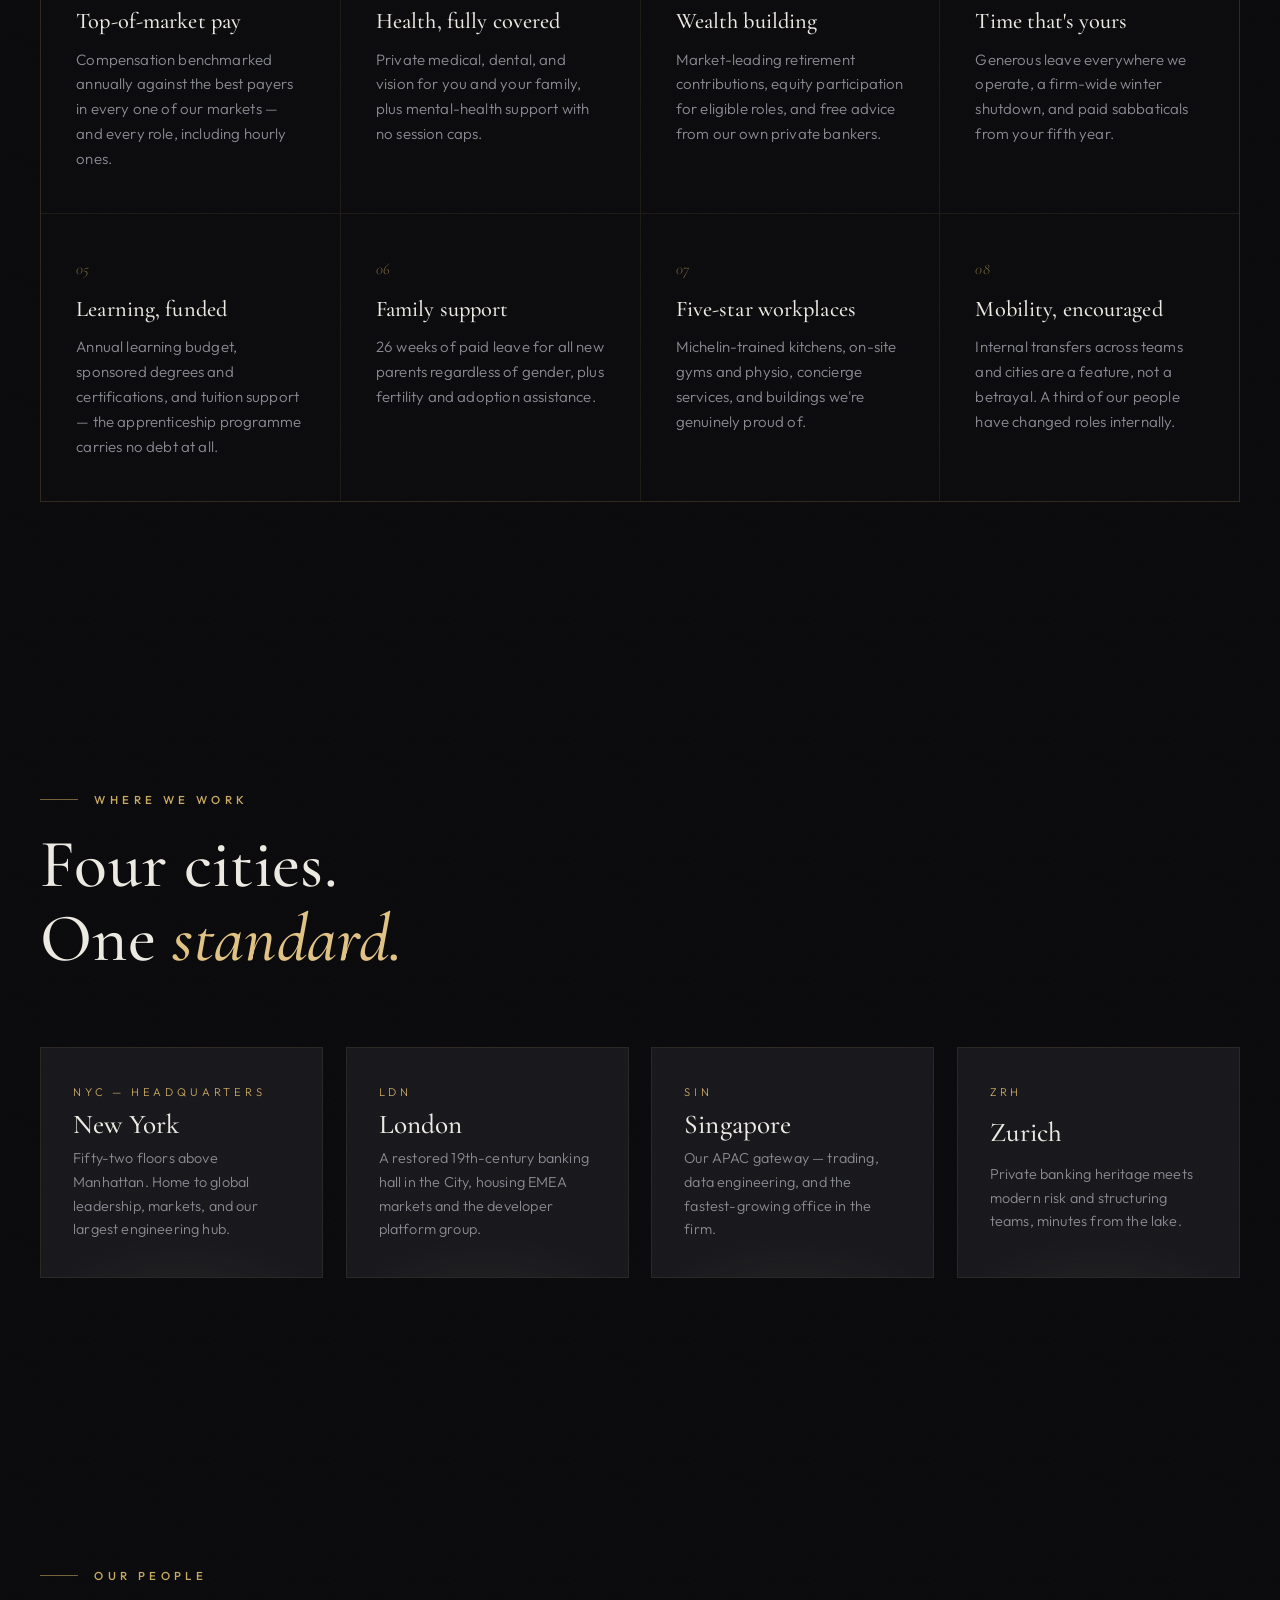
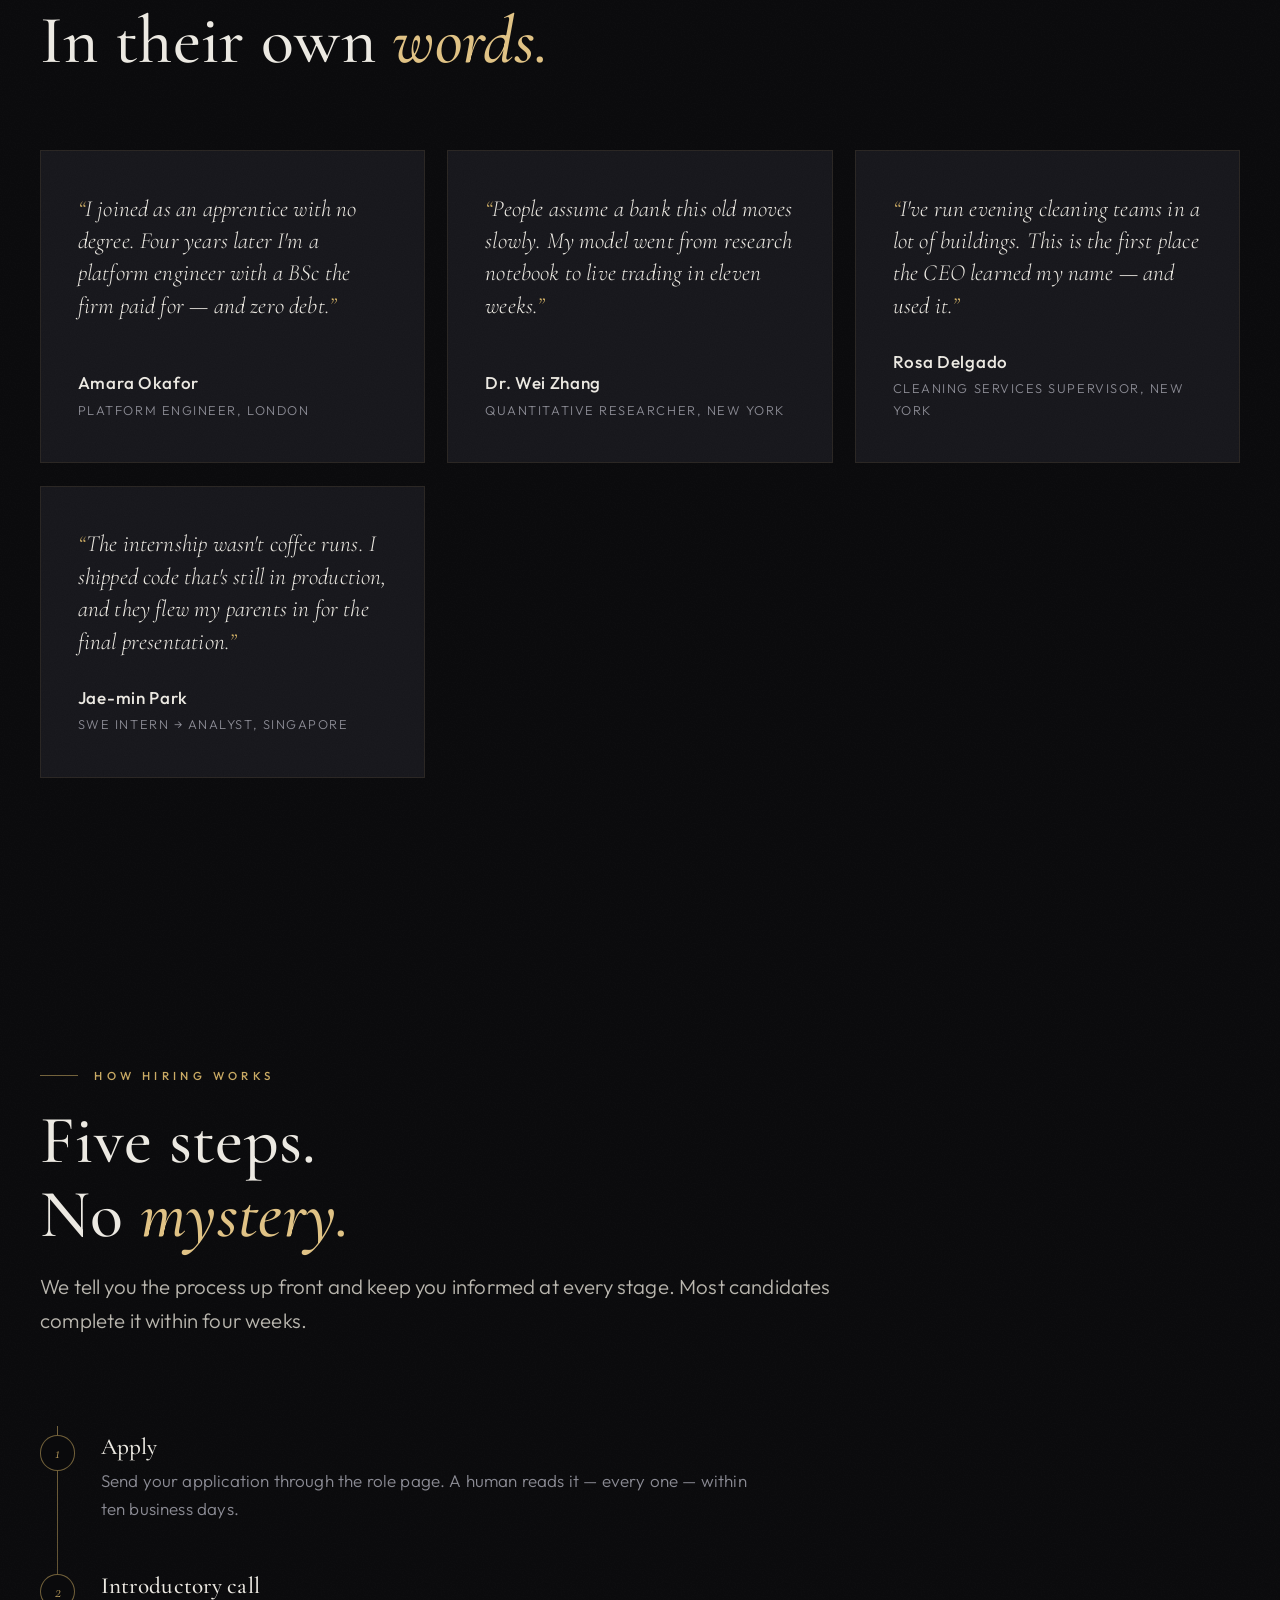
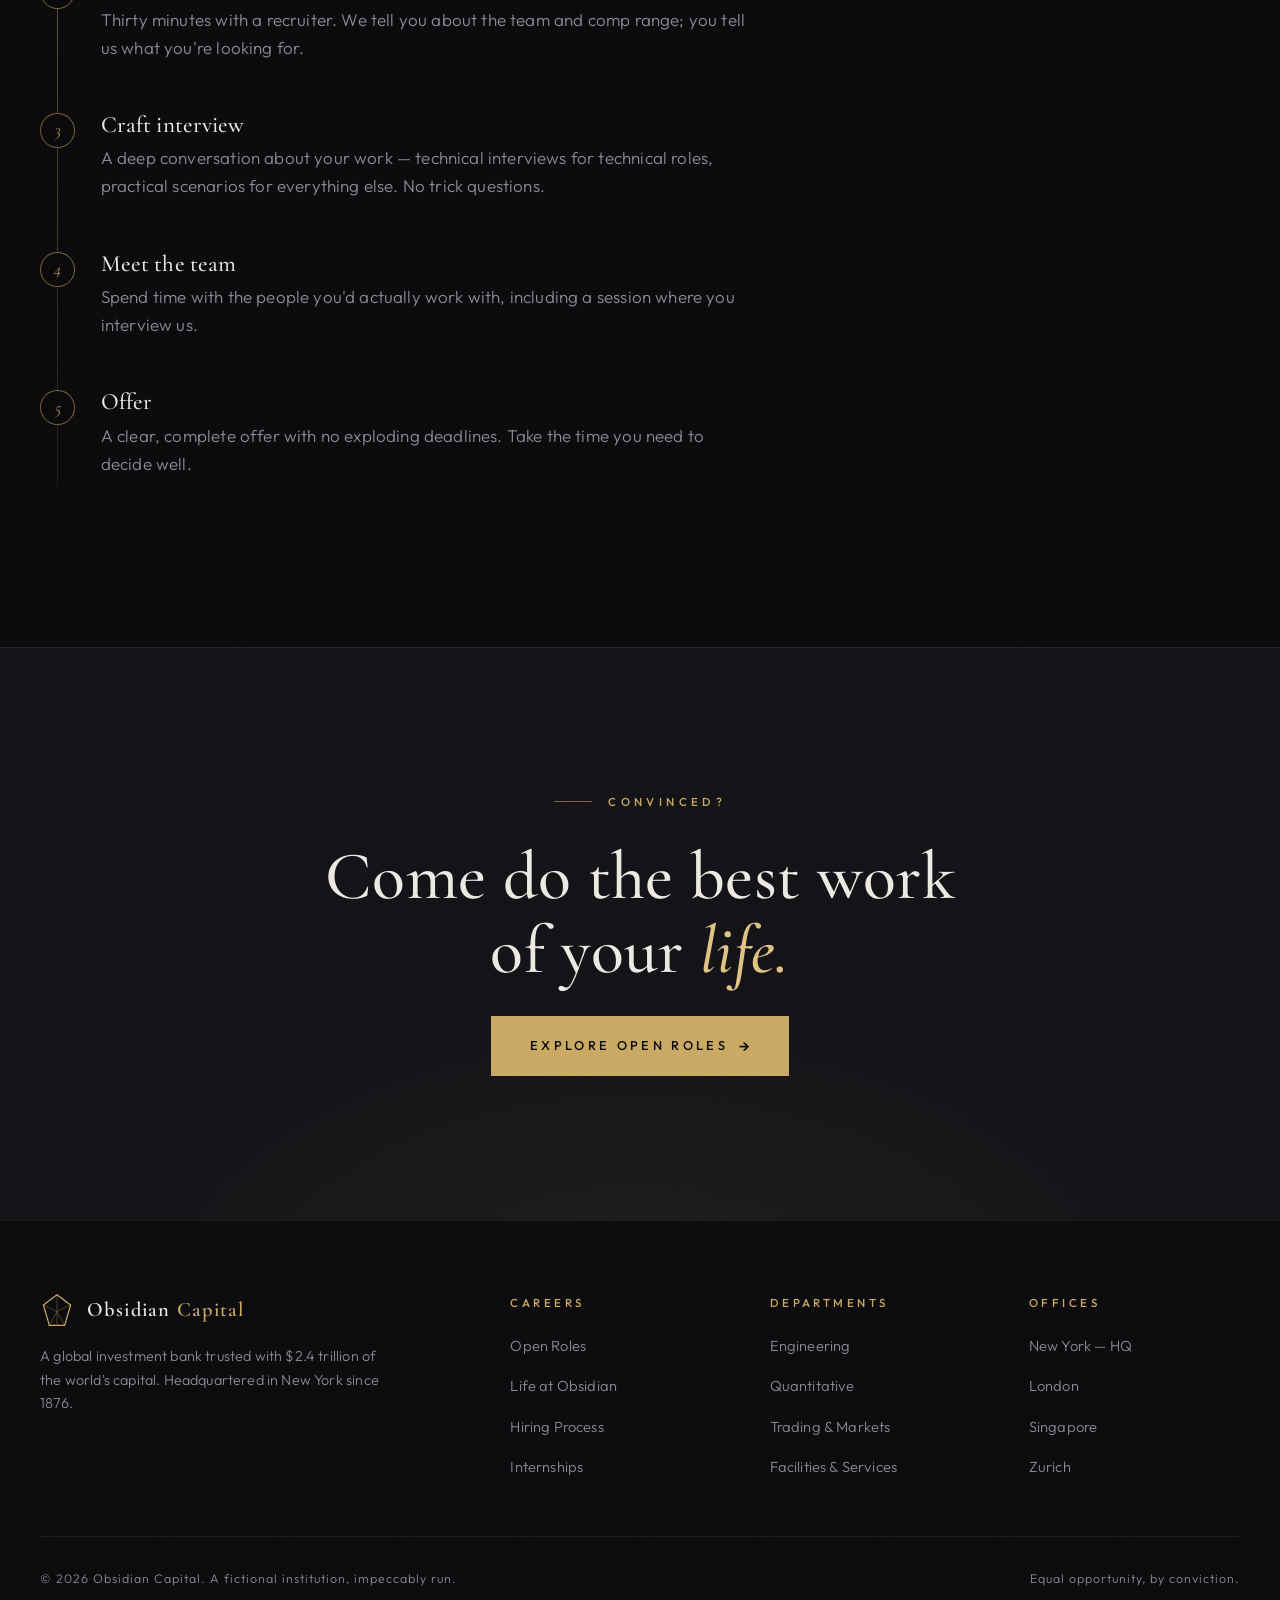
<file: culture.html>
<!DOCTYPE html>
<html lang="en">
<head>
  <meta charset="UTF-8" />
  <meta name="viewport" content="width=device-width, initial-scale=1.0" />
  <title>Life at Obsidian — Careers at Obsidian Capital</title>
  <meta name="description" content="Life at Obsidian Capital — benefits, offices, people, and how our hiring process works." />
  <link rel="icon" href="data:image/svg+xml,%3Csvg xmlns='http://www.w3.org/2000/svg' viewBox='0 0 32 32'%3E%3Cpath d='M16 2 28 12 22 30H10L4 12Z' fill='none' stroke='%23c9a962' stroke-width='2'/%3E%3C/svg%3E" />
  <link rel="preconnect" href="https://fonts.googleapis.com" />
  <link rel="preconnect" href="https://fonts.gstatic.com" crossorigin />
  <link href="https://fonts.googleapis.com/css2?family=Cormorant+Garamond:ital,wght@0,400;0,500;0,600;1,400;1,500&family=Outfit:wght@200;300;400;500&display=swap" rel="stylesheet" />
  <link rel="stylesheet" href="css/main.css" />
</head>
<body class="page-fade">

  <!-- ===================== NAV ===================== -->
  <header class="nav">
    <div class="container nav-inner">
      <a class="brand" href="index.html" aria-label="Obsidian Capital home">
        <svg class="brand-mark" viewBox="0 0 40 40" fill="none" aria-hidden="true">
          <path d="M20 2 36 14 29 38H11L4 14Z" stroke="#c9a962" stroke-width="1.4"/>
          <path d="M20 2 20 38M4 14l16 8 16-8M11 38l9-16 9 16" stroke="#c9a962" stroke-width="0.7" opacity="0.55"/>
        </svg>
        <span class="brand-name">Obsidian<span>&nbsp;Capital</span></span>
      </a>
      <nav aria-label="Primary">
        <ul class="nav-links">
          <li><a href="index.html">Home</a></li>
          <li><a href="careers.html">Open Roles</a></li>
          <li><a href="culture.html" aria-current="page">Life at Obsidian</a></li>
          <li class="nav-cta"><a href="careers.html" class="btn btn-sm">Join Us</a></li>
        </ul>
      </nav>
      <button class="nav-toggle" aria-expanded="false" aria-label="Menu">
        <span></span><span></span><span></span>
      </button>
    </div>
  </header>

  <main>
    <!-- ===================== PAGE HERO ===================== -->
    <section class="page-hero">
      <div class="page-hero-bg"></div>
      <div class="container">
        <span class="eyebrow reveal visible">Life at Obsidian</span>
        <h1 class="display-lg reveal visible reveal-delay-1">
          Serious work.<br /><em class="serif-italic">Extraordinary</em> care.
        </h1>
        <p class="lede reveal visible reveal-delay-2">
          We ask a great deal of the people who work here. In return, we've built
          a place where excellence is rewarded, differences are an asset, and
          careers span decades.
        </p>
      </div>
    </section>

    <!-- ===================== VALUES ===================== -->
    <section class="section" style="padding-top: clamp(3rem, 7vw, 5rem);">
      <div class="container">
        <div class="section-head">
          <span class="eyebrow reveal">What we believe</span>
          <h2 class="display-md reveal reveal-delay-1">Four principles, non-negotiable.</h2>
        </div>
        <div class="values-row">
          <div class="value reveal">
            <h3>Client first, always</h3>
            <p>Every decision starts with the people who trust us with their capital. It has for 150 years.</p>
          </div>
          <div class="value reveal reveal-delay-1">
            <h3>Excellence is the floor</h3>
            <p>From the trading floor to the dining floor, "good enough" isn't in our vocabulary.</p>
          </div>
          <div class="value reveal reveal-delay-2">
            <h3>Integrity without audience</h3>
            <p>We do the right thing when no one is watching — because in banking, someone always is.</p>
          </div>
          <div class="value reveal reveal-delay-3">
            <h3>One firm</h3>
            <p>Engineers, traders, cleaners, counsel: one payroll, one standard of respect, one team.</p>
          </div>
        </div>
      </div>
    </section>

    <!-- ===================== BENEFITS ===================== -->
    <section class="section" id="benefits">
      <div class="container">
        <div class="section-head">
          <span class="eyebrow reveal">Benefits</span>
          <h2 class="display-lg reveal reveal-delay-1">Taken care of,<br />so you can take <em class="serif-italic">care.</em></h2>
        </div>
        <div class="benefit-grid reveal">
          <div class="benefit">
            <span class="benefit-num">01</span>
            <h3>Top-of-market pay</h3>
            <p>Compensation benchmarked annually against the best payers in every one of our markets — and every role, including hourly ones.</p>
          </div>
          <div class="benefit">
            <span class="benefit-num">02</span>
            <h3>Health, fully covered</h3>
            <p>Private medical, dental, and vision for you and your family, plus mental-health support with no session caps.</p>
          </div>
          <div class="benefit">
            <span class="benefit-num">03</span>
            <h3>Wealth building</h3>
            <p>Market-leading retirement contributions, equity participation for eligible roles, and free advice from our own private bankers.</p>
          </div>
          <div class="benefit">
            <span class="benefit-num">04</span>
            <h3>Time that's yours</h3>
            <p>Generous leave everywhere we operate, a firm-wide winter shutdown, and paid sabbaticals from your fifth year.</p>
          </div>
          <div class="benefit">
            <span class="benefit-num">05</span>
            <h3>Learning, funded</h3>
            <p>Annual learning budget, sponsored degrees and certifications, and tuition support — the apprenticeship programme carries no debt at all.</p>
          </div>
          <div class="benefit">
            <span class="benefit-num">06</span>
            <h3>Family support</h3>
            <p>26 weeks of paid leave for all new parents regardless of gender, plus fertility and adoption assistance.</p>
          </div>
          <div class="benefit">
            <span class="benefit-num">07</span>
            <h3>Five-star workplaces</h3>
            <p>Michelin-trained kitchens, on-site gyms and physio, concierge services, and buildings we're genuinely proud of.</p>
          </div>
          <div class="benefit">
            <span class="benefit-num">08</span>
            <h3>Mobility, encouraged</h3>
            <p>Internal transfers across teams and cities are a feature, not a betrayal. A third of our people have changed roles internally.</p>
          </div>
        </div>
      </div>
    </section>

    <!-- ===================== OFFICES ===================== -->
    <section class="section" id="offices">
      <div class="container">
        <div class="section-head">
          <span class="eyebrow reveal">Where we work</span>
          <h2 class="display-lg reveal reveal-delay-1">Four cities.<br />One <em class="serif-italic">standard.</em></h2>
        </div>
        <div class="office-grid">
          <div class="office-card reveal">
            <span class="office-city-code">NYC — Headquarters</span>
            <h3>New York</h3>
            <p>Fifty-two floors above Manhattan. Home to global leadership, markets, and our largest engineering hub.</p>
          </div>
          <div class="office-card reveal reveal-delay-1">
            <span class="office-city-code">LDN</span>
            <h3>London</h3>
            <p>A restored 19th-century banking hall in the City, housing EMEA markets and the developer platform group.</p>
          </div>
          <div class="office-card reveal reveal-delay-2">
            <span class="office-city-code">SIN</span>
            <h3>Singapore</h3>
            <p>Our APAC gateway — trading, data engineering, and the fastest-growing office in the firm.</p>
          </div>
          <div class="office-card reveal reveal-delay-3">
            <span class="office-city-code">ZRH</span>
            <h3>Zurich</h3>
            <p>Private banking heritage meets modern risk and structuring teams, minutes from the lake.</p>
          </div>
        </div>
      </div>
    </section>

    <!-- ===================== STORIES ===================== -->
    <section class="section">
      <div class="container">
        <div class="section-head">
          <span class="eyebrow reveal">Our people</span>
          <h2 class="display-lg reveal reveal-delay-1">In their own <em class="serif-italic">words.</em></h2>
        </div>
        <div class="story-grid">
          <div class="story-card reveal">
            <p class="story-quote">I joined as an apprentice with no degree. Four years later I'm a platform engineer with a BSc the firm paid for — and zero debt.</p>
            <div class="story-person">
              <strong>Amara Okafor</strong>
              <span>Platform Engineer, London</span>
            </div>
          </div>
          <div class="story-card reveal reveal-delay-1">
            <p class="story-quote">People assume a bank this old moves slowly. My model went from research notebook to live trading in eleven weeks.</p>
            <div class="story-person">
              <strong>Dr. Wei Zhang</strong>
              <span>Quantitative Researcher, New York</span>
            </div>
          </div>
          <div class="story-card reveal reveal-delay-2">
            <p class="story-quote">I've run evening cleaning teams in a lot of buildings. This is the first place the CEO learned my name — and used it.</p>
            <div class="story-person">
              <strong>Rosa Delgado</strong>
              <span>Cleaning Services Supervisor, New York</span>
            </div>
          </div>
          <div class="story-card reveal reveal-delay-3">
            <p class="story-quote">The internship wasn't coffee runs. I shipped code that's still in production, and they flew my parents in for the final presentation.</p>
            <div class="story-person">
              <strong>Jae-min Park</strong>
              <span>SWE Intern → Analyst, Singapore</span>
            </div>
          </div>
        </div>
      </div>
    </section>

    <!-- ===================== HIRING PROCESS ===================== -->
    <section class="section" id="process">
      <div class="container">
        <div class="section-head">
          <span class="eyebrow reveal">How hiring works</span>
          <h2 class="display-lg reveal reveal-delay-1">Five steps.<br />No <em class="serif-italic">mystery.</em></h2>
          <p class="lede reveal reveal-delay-2">
            We tell you the process up front and keep you informed at every stage.
            Most candidates complete it within four weeks.
          </p>
        </div>
        <div class="timeline">
          <div class="timeline-step reveal">
            <span class="timeline-dot">1</span>
            <div>
              <h3>Apply</h3>
              <p>Send your application through the role page. A human reads it — every one — within ten business days.</p>
            </div>
          </div>
          <div class="timeline-step reveal reveal-delay-1">
            <span class="timeline-dot">2</span>
            <div>
              <h3>Introductory call</h3>
              <p>Thirty minutes with a recruiter. We tell you about the team and comp range; you tell us what you're looking for.</p>
            </div>
          </div>
          <div class="timeline-step reveal reveal-delay-2">
            <span class="timeline-dot">3</span>
            <div>
              <h3>Craft interview</h3>
              <p>A deep conversation about your work — technical interviews for technical roles, practical scenarios for everything else. No trick questions.</p>
            </div>
          </div>
          <div class="timeline-step reveal reveal-delay-3">
            <span class="timeline-dot">4</span>
            <div>
              <h3>Meet the team</h3>
              <p>Spend time with the people you'd actually work with, including a session where you interview us.</p>
            </div>
          </div>
          <div class="timeline-step reveal reveal-delay-4">
            <span class="timeline-dot">5</span>
            <div>
              <h3>Offer</h3>
              <p>A clear, complete offer with no exploding deadlines. Take the time you need to decide well.</p>
            </div>
          </div>
        </div>
      </div>
    </section>

    <!-- ===================== CTA ===================== -->
    <section class="cta-band">
      <div class="container">
        <span class="eyebrow reveal" style="justify-content:center;">Convinced?</span>
        <h2 class="display-lg reveal reveal-delay-1">Come do the best work<br />of your <em class="serif-italic">life.</em></h2>
        <a href="careers.html" class="btn btn-solid btn-arrow reveal reveal-delay-2">Explore Open Roles</a>
      </div>
    </section>
  </main>

  <!-- ===================== FOOTER ===================== -->
  <footer class="footer">
    <div class="container">
      <div class="footer-grid">
        <div class="footer-brand">
          <a class="brand" href="index.html">
            <svg class="brand-mark" viewBox="0 0 40 40" fill="none" aria-hidden="true">
              <path d="M20 2 36 14 29 38H11L4 14Z" stroke="#c9a962" stroke-width="1.4"/>
              <path d="M20 2 20 38M4 14l16 8 16-8M11 38l9-16 9 16" stroke="#c9a962" stroke-width="0.7" opacity="0.55"/>
            </svg>
            <span class="brand-name">Obsidian<span>&nbsp;Capital</span></span>
          </a>
          <p>
            A global investment bank trusted with $2.4 trillion of the world's capital.
            Headquartered in New York since 1876.
          </p>
        </div>
        <div>
          <h4>Careers</h4>
          <ul>
            <li><a href="careers.html">Open Roles</a></li>
            <li><a href="culture.html">Life at Obsidian</a></li>
            <li><a href="culture.html#process">Hiring Process</a></li>
            <li><a href="careers.html?dept=Internships">Internships</a></li>
          </ul>
        </div>
        <div>
          <h4>Departments</h4>
          <ul>
            <li><a href="careers.html?dept=Engineering">Engineering</a></li>
            <li><a href="careers.html?dept=Quantitative">Quantitative</a></li>
            <li><a href="careers.html?dept=Trading%20%26%20Markets">Trading &amp; Markets</a></li>
            <li><a href="careers.html?dept=Facilities%20%26%20Services">Facilities &amp; Services</a></li>
          </ul>
        </div>
        <div>
          <h4>Offices</h4>
          <ul>
            <li><a href="culture.html#offices">New York — HQ</a></li>
            <li><a href="culture.html#offices">London</a></li>
            <li><a href="culture.html#offices">Singapore</a></li>
            <li><a href="culture.html#offices">Zurich</a></li>
          </ul>
        </div>
      </div>
      <div class="footer-bottom">
        <span>© <span data-year>2026</span> Obsidian Capital. A fictional institution, impeccably run.</span>
        <span>Equal opportunity, by conviction.</span>
      </div>
    </div>
  </footer>

  <script src="js/main.js"></script>
</body>
</html>
</file>
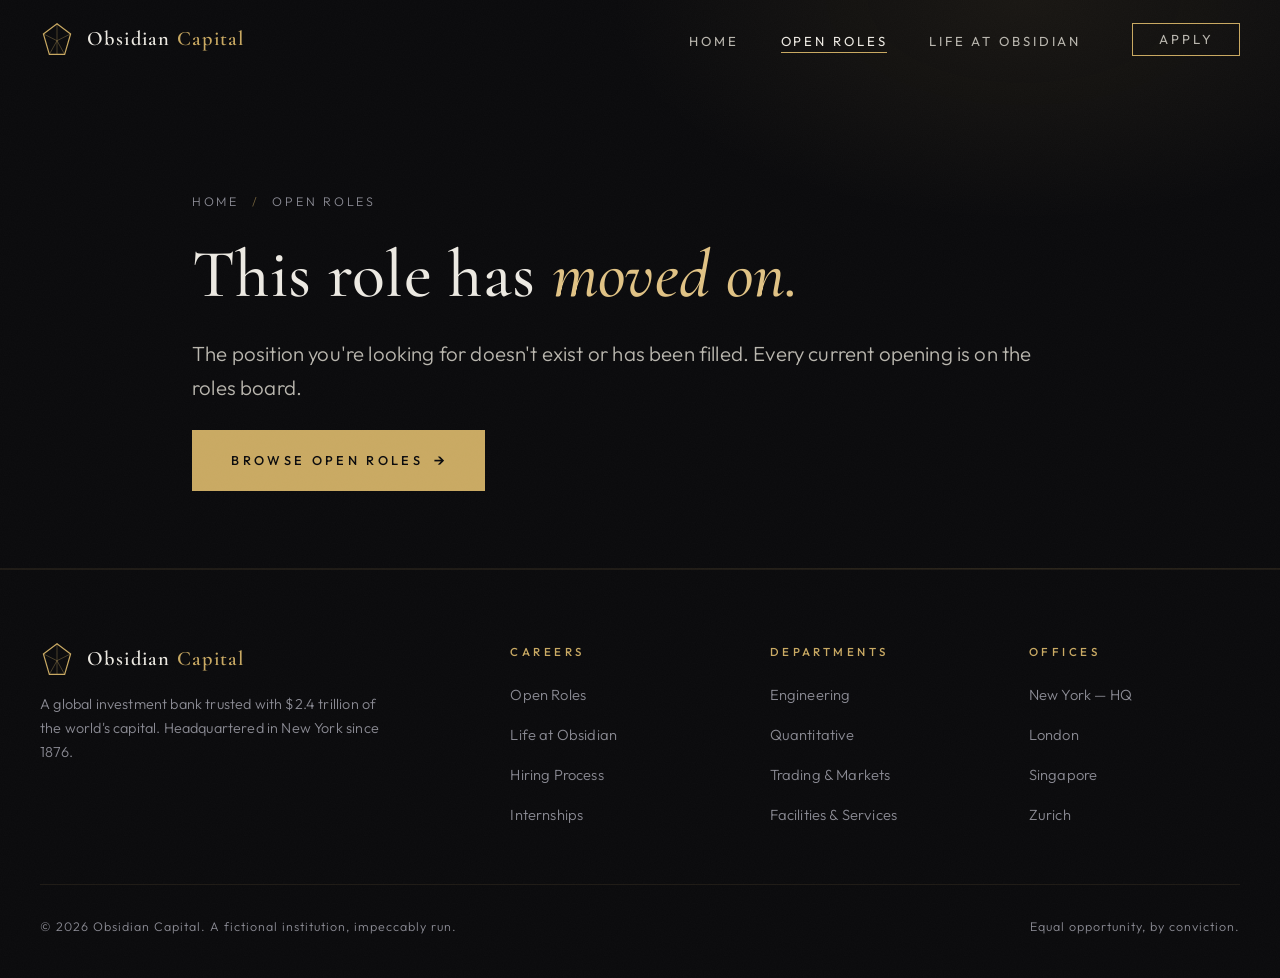
<file: job.html>
<!DOCTYPE html>
<html lang="en">
<head>
  <meta charset="UTF-8" />
  <meta name="viewport" content="width=device-width, initial-scale=1.0" />
  <title>Role — Careers at Obsidian Capital</title>
  <meta name="description" content="Role details and application — Obsidian Capital careers." />
  <link rel="icon" href="data:image/svg+xml,%3Csvg xmlns='http://www.w3.org/2000/svg' viewBox='0 0 32 32'%3E%3Cpath d='M16 2 28 12 22 30H10L4 12Z' fill='none' stroke='%23c9a962' stroke-width='2'/%3E%3C/svg%3E" />
  <link rel="preconnect" href="https://fonts.googleapis.com" />
  <link rel="preconnect" href="https://fonts.gstatic.com" crossorigin />
  <link href="https://fonts.googleapis.com/css2?family=Cormorant+Garamond:ital,wght@0,400;0,500;0,600;1,400;1,500&family=Outfit:wght@200;300;400;500&display=swap" rel="stylesheet" />
  <link rel="stylesheet" href="css/main.css" />
</head>
<body class="page-fade">

  <!-- ===================== NAV ===================== -->
  <header class="nav">
    <div class="container nav-inner">
      <a class="brand" href="index.html" aria-label="Obsidian Capital home">
        <svg class="brand-mark" viewBox="0 0 40 40" fill="none" aria-hidden="true">
          <path d="M20 2 36 14 29 38H11L4 14Z" stroke="#c9a962" stroke-width="1.4"/>
          <path d="M20 2 20 38M4 14l16 8 16-8M11 38l9-16 9 16" stroke="#c9a962" stroke-width="0.7" opacity="0.55"/>
        </svg>
        <span class="brand-name">Obsidian<span>&nbsp;Capital</span></span>
      </a>
      <nav aria-label="Primary">
        <ul class="nav-links">
          <li><a href="index.html">Home</a></li>
          <li><a href="careers.html" aria-current="page">Open Roles</a></li>
          <li><a href="culture.html">Life at Obsidian</a></li>
          <li class="nav-cta"><a href="#apply" class="btn btn-sm">Apply</a></li>
        </ul>
      </nav>
      <button class="nav-toggle" aria-expanded="false" aria-label="Menu">
        <span></span><span></span><span></span>
      </button>
    </div>
  </header>

  <main>
    <!-- ===================== JOB HERO (filled by job.js) ===================== -->
    <section class="job-hero">
      <div class="container job-hero-inner" id="jobHero"></div>
    </section>

    <!-- ===================== DETAIL ===================== -->
    <section class="section" id="jobDetailSection" style="padding-top: clamp(3rem, 6vw, 5rem);">
      <div class="container job-detail-layout">
        <div class="job-body" id="jobBody"></div>
        <dl class="job-aside" id="jobAside"></dl>
      </div>
    </section>

    <!-- ===================== APPLY ===================== -->
    <section class="section apply-section" id="apply">
      <div class="container">
        <div class="section-head">
          <span class="eyebrow reveal">Application</span>
          <h2 class="display-md reveal reveal-delay-1">Make your <em class="serif-italic">move.</em></h2>
          <p class="lede reveal reveal-delay-2">
            We read every application personally. No screening robots — a human at
            Obsidian will see what you send.
          </p>
        </div>

        <form class="apply-form reveal" id="applyForm" novalidate>
          <div class="form-grid">
            <div class="field">
              <label for="fullName">Full name <span class="req">*</span></label>
              <input type="text" id="fullName" name="fullName" autocomplete="name" />
              <span class="field-error" aria-live="polite"></span>
            </div>
            <div class="field">
              <label for="email">Email <span class="req">*</span></label>
              <input type="email" id="email" name="email" autocomplete="email" />
              <span class="field-error" aria-live="polite"></span>
            </div>
            <div class="field">
              <label for="phone">Phone <span class="req">*</span></label>
              <input type="tel" id="phone" name="phone" autocomplete="tel" placeholder="+1 555 000 0000" />
              <span class="field-error" aria-live="polite"></span>
            </div>
            <div class="field">
              <label for="linkedin">LinkedIn / portfolio <span style="color:var(--text-mute); text-transform:none; letter-spacing:0.05em;">(optional)</span></label>
              <input type="url" id="linkedin" name="linkedin" placeholder="https://…" />
              <span class="field-error" aria-live="polite"></span>
            </div>
          </div>
          <div class="field file-field">
            <label for="cv">Résumé / CV <span class="req">*</span></label>
            <input type="file" id="cv" name="cv" accept=".pdf,.doc,.docx" />
            <span class="field-error" aria-live="polite"></span>
          </div>
          <div class="field">
            <label for="cover">Why Obsidian? <span class="req">*</span></label>
            <textarea id="cover" name="cover" placeholder="A few sentences is plenty. Substance over length."></textarea>
            <span class="field-error" aria-live="polite"></span>
          </div>
          <div>
            <button type="submit" class="btn btn-solid btn-arrow">Submit Application</button>
          </div>
        </form>

        <div class="form-success" id="formSuccess" hidden>
          <div class="success-ring">✓</div>
          <h3>Application received.</h3>
          <p id="successMsg">
            Thank you. Our talent team will review your application and respond
            within ten business days. Watch your inbox.
          </p>
          <a class="link-gold" href="careers.html">Browse more roles</a>
        </div>
      </div>
    </section>

    <!-- ===================== SIMILAR ROLES ===================== -->
    <section class="section" id="similarSection">
      <div class="container">
        <div class="section-head" style="display:flex; align-items:flex-end; justify-content:space-between; gap:2rem; flex-wrap:wrap; max-width:none;">
          <div style="display:grid; gap:1.2rem;">
            <span class="eyebrow reveal">Keep looking</span>
            <h2 class="display-md reveal reveal-delay-1">Similar roles</h2>
          </div>
          <a class="link-gold reveal reveal-delay-2" href="careers.html">View all roles</a>
        </div>
        <div class="job-list" id="similarJobs"></div>
      </div>
    </section>
  </main>

  <!-- ===================== FOOTER ===================== -->
  <footer class="footer">
    <div class="container">
      <div class="footer-grid">
        <div class="footer-brand">
          <a class="brand" href="index.html">
            <svg class="brand-mark" viewBox="0 0 40 40" fill="none" aria-hidden="true">
              <path d="M20 2 36 14 29 38H11L4 14Z" stroke="#c9a962" stroke-width="1.4"/>
              <path d="M20 2 20 38M4 14l16 8 16-8M11 38l9-16 9 16" stroke="#c9a962" stroke-width="0.7" opacity="0.55"/>
            </svg>
            <span class="brand-name">Obsidian<span>&nbsp;Capital</span></span>
          </a>
          <p>
            A global investment bank trusted with $2.4 trillion of the world's capital.
            Headquartered in New York since 1876.
          </p>
        </div>
        <div>
          <h4>Careers</h4>
          <ul>
            <li><a href="careers.html">Open Roles</a></li>
            <li><a href="culture.html">Life at Obsidian</a></li>
            <li><a href="culture.html#process">Hiring Process</a></li>
            <li><a href="careers.html?dept=Internships">Internships</a></li>
          </ul>
        </div>
        <div>
          <h4>Departments</h4>
          <ul>
            <li><a href="careers.html?dept=Engineering">Engineering</a></li>
            <li><a href="careers.html?dept=Quantitative">Quantitative</a></li>
            <li><a href="careers.html?dept=Trading%20%26%20Markets">Trading &amp; Markets</a></li>
            <li><a href="careers.html?dept=Facilities%20%26%20Services">Facilities &amp; Services</a></li>
          </ul>
        </div>
        <div>
          <h4>Offices</h4>
          <ul>
            <li><a href="culture.html#offices">New York — HQ</a></li>
            <li><a href="culture.html#offices">London</a></li>
            <li><a href="culture.html#offices">Singapore</a></li>
            <li><a href="culture.html#offices">Zurich</a></li>
          </ul>
        </div>
      </div>
      <div class="footer-bottom">
        <span>© <span data-year>2026</span> Obsidian Capital. A fictional institution, impeccably run.</span>
        <span>Equal opportunity, by conviction.</span>
      </div>
    </div>
  </footer>

  <script src="js/jobs-data.js"></script>
  <script src="js/main.js"></script>
  <script src="js/job.js"></script>
</body>
</html>
</file>
<file: css/main.css>
/* ==========================================================================
   OBSIDIAN CAPITAL — Careers
   Dark-luxe design system. Tokens first; everything derives from them.
   ========================================================================== */

:root {
  /* Surfaces */
  --bg: #0a0a0c;
  --bg-raised: #121216;
  --bg-card: #16161b;
  --bg-card-hover: #1b1b22;

  /* Accent */
  --gold: #c9a962;
  --gold-bright: #e0c284;
  --gold-dim: rgba(201, 169, 98, 0.55);
  --hairline: rgba(201, 169, 98, 0.22);
  --hairline-faint: rgba(201, 169, 98, 0.1);
  --gold-glow: rgba(201, 169, 98, 0.08);

  /* Text */
  --text: #ece9e2;
  --text-soft: #b9b6ae;
  --text-mute: #8a8a93;

  /* State */
  --error: #d9776b;
  --success: #8fbf9a;

  /* Type */
  --serif: "Cormorant Garamond", "Times New Roman", serif;
  --sans: "Outfit", "Segoe UI", system-ui, sans-serif;

  /* Rhythm */
  --section-pad: clamp(5rem, 12vw, 9rem);
  --container: 1240px;
  --gutter: clamp(1.25rem, 4vw, 2.5rem);

  /* Motion */
  --ease-lux: cubic-bezier(0.22, 1, 0.36, 1);
  --dur: 0.9s;
}

/* --------------------------------------------------------------------------
   Reset & base
   -------------------------------------------------------------------------- */

*,
*::before,
*::after {
  box-sizing: border-box;
  margin: 0;
  padding: 0;
}

html {
  scroll-behavior: smooth;
}

body {
  background: var(--bg);
  color: var(--text);
  font-family: var(--sans);
  font-size: 1.0625rem;
  font-weight: 300;
  line-height: 1.65;
  letter-spacing: 0.01em;
  -webkit-font-smoothing: antialiased;
  overflow-x: hidden;
}

img,
svg {
  display: block;
  max-width: 100%;
}

a {
  color: inherit;
  text-decoration: none;
}

button,
input,
select,
textarea {
  font: inherit;
  color: inherit;
}

::selection {
  background: var(--gold);
  color: var(--bg);
}

/* Grain + ambient glow overlay */
body::before {
  content: "";
  position: fixed;
  inset: 0;
  pointer-events: none;
  z-index: 1;
  opacity: 0.5;
  background-image: url("data:image/svg+xml,%3Csvg xmlns='http://www.w3.org/2000/svg' width='120' height='120'%3E%3Cfilter id='n'%3E%3CfeTurbulence type='fractalNoise' baseFrequency='0.85' numOctaves='2'/%3E%3CfeColorMatrix values='0 0 0 0 0.8 0 0 0 0 0.8 0 0 0 0 0.8 0 0 0 0.045 0'/%3E%3C/filter%3E%3Crect width='120' height='120' filter='url(%23n)'/%3E%3C/svg%3E");
}

/* Page-load fade */
.page-fade {
  animation: pageIn 0.8s var(--ease-lux) both;
}

@keyframes pageIn {
  from {
    opacity: 0;
    transform: translateY(14px);
  }
  to {
    opacity: 1;
    transform: none;
  }
}

/* --------------------------------------------------------------------------
   Typography
   -------------------------------------------------------------------------- */

h1,
h2,
h3,
.display {
  font-family: var(--serif);
  font-weight: 500;
  line-height: 1.08;
  letter-spacing: 0.005em;
}

.display-xl {
  font-size: clamp(3rem, 8.5vw, 6.75rem);
}

.display-lg {
  font-size: clamp(2.4rem, 5.5vw, 4.25rem);
}

.display-md {
  font-size: clamp(1.9rem, 3.6vw, 2.9rem);
}

.eyebrow {
  display: inline-flex;
  align-items: center;
  gap: 1rem;
  font-family: var(--sans);
  font-size: 0.72rem;
  font-weight: 500;
  letter-spacing: 0.38em;
  text-transform: uppercase;
  color: var(--gold);
}

.eyebrow::before {
  content: "";
  width: 2.4rem;
  height: 1px;
  background: var(--gold-dim);
}

.lede {
  font-size: clamp(1.1rem, 1.6vw, 1.3rem);
  color: var(--text-soft);
  font-weight: 300;
  max-width: 42em;
}

.gold {
  color: var(--gold);
}

em.serif-italic {
  font-family: var(--serif);
  font-style: italic;
  font-weight: 500;
  color: var(--gold-bright);
}

/* --------------------------------------------------------------------------
   Layout
   -------------------------------------------------------------------------- */

.container {
  width: min(var(--container), 100% - 2 * var(--gutter));
  margin-inline: auto;
}

.section {
  padding-block: var(--section-pad);
  position: relative;
}

.section-head {
  margin-bottom: clamp(2.5rem, 6vw, 4.5rem);
  display: grid;
  gap: 1.2rem;
  max-width: 60rem;
}

.hr-gold {
  border: 0;
  height: 1px;
  background: linear-gradient(90deg, var(--hairline), transparent);
}

/* --------------------------------------------------------------------------
   Custom cursor
   -------------------------------------------------------------------------- */

.cursor-dot {
  position: fixed;
  top: 0;
  left: 0;
  width: 8px;
  height: 8px;
  border-radius: 50%;
  background: var(--gold);
  pointer-events: none;
  z-index: 9999;
  transform: translate(-50%, -50%);
  transition: width 0.3s var(--ease-lux), height 0.3s var(--ease-lux),
    opacity 0.3s, background 0.3s;
  opacity: 0;
  mix-blend-mode: difference;
}

.cursor-dot.on {
  opacity: 1;
}

.cursor-dot.grow {
  width: 44px;
  height: 44px;
  background: rgba(201, 169, 98, 0.35);
}

@media (hover: none), (pointer: coarse) {
  .cursor-dot {
    display: none;
  }
}

/* --------------------------------------------------------------------------
   Navigation
   -------------------------------------------------------------------------- */

.nav {
  position: fixed;
  top: 0;
  left: 0;
  right: 0;
  z-index: 100;
  transition: background 0.4s, border-color 0.4s, padding 0.4s;
  border-bottom: 1px solid transparent;
}

.nav.scrolled {
  background: rgba(10, 10, 12, 0.82);
  backdrop-filter: blur(18px);
  -webkit-backdrop-filter: blur(18px);
  border-bottom-color: var(--hairline-faint);
}

.nav-inner {
  display: flex;
  align-items: center;
  justify-content: space-between;
  padding-block: 1.4rem;
  transition: padding 0.4s var(--ease-lux);
}

.nav.scrolled .nav-inner {
  padding-block: 0.95rem;
}

.brand {
  display: inline-flex;
  align-items: center;
  gap: 0.8rem;
}

.brand-mark {
  width: 34px;
  height: 34px;
  flex: none;
}

.brand-name {
  font-family: var(--serif);
  font-size: 1.28rem;
  font-weight: 600;
  letter-spacing: 0.06em;
}

.brand-name span {
  color: var(--gold);
}

.nav-links {
  display: flex;
  align-items: center;
  gap: 2.6rem;
  list-style: none;
}

.nav-links a {
  font-size: 0.82rem;
  font-weight: 400;
  letter-spacing: 0.22em;
  text-transform: uppercase;
  color: var(--text-soft);
  position: relative;
  padding-block: 0.3rem;
  transition: color 0.3s;
}

.nav-links a::after {
  content: "";
  position: absolute;
  left: 0;
  bottom: 0;
  width: 100%;
  height: 1px;
  background: var(--gold);
  transform: scaleX(0);
  transform-origin: right;
  transition: transform 0.45s var(--ease-lux);
}

.nav-links a:hover,
.nav-links a[aria-current="page"] {
  color: var(--text);
}

.nav-links a:hover::after,
.nav-links a[aria-current="page"]::after {
  transform: scaleX(1);
  transform-origin: left;
}

.nav-cta {
  margin-left: 0.6rem;
}

/* Mobile menu */
.nav-toggle {
  display: none;
  background: none;
  border: 0;
  cursor: pointer;
  z-index: 110;
  padding: 0.5rem;
}

.nav-toggle span {
  display: block;
  width: 26px;
  height: 1.5px;
  background: var(--text);
  margin-block: 6px;
  transition: transform 0.4s var(--ease-lux), opacity 0.3s;
}

.nav-toggle[aria-expanded="true"] span:nth-child(1) {
  transform: translateY(7.5px) rotate(45deg);
}

.nav-toggle[aria-expanded="true"] span:nth-child(2) {
  opacity: 0;
}

.nav-toggle[aria-expanded="true"] span:nth-child(3) {
  transform: translateY(-7.5px) rotate(-45deg);
}

@media (max-width: 860px) {
  .nav-toggle {
    display: block;
  }

  .nav-links {
    position: fixed;
    inset: 0;
    flex-direction: column;
    justify-content: center;
    gap: 2.2rem;
    background: rgba(10, 10, 12, 0.97);
    backdrop-filter: blur(24px);
    -webkit-backdrop-filter: blur(24px);
    opacity: 0;
    visibility: hidden;
    transition: opacity 0.45s var(--ease-lux), visibility 0.45s;
  }

  .nav-links.open {
    opacity: 1;
    visibility: visible;
  }

  .nav-links a {
    font-size: 1.05rem;
  }
}

/* --------------------------------------------------------------------------
   Buttons
   -------------------------------------------------------------------------- */

.btn {
  display: inline-flex;
  align-items: center;
  justify-content: center;
  gap: 0.7rem;
  padding: 1rem 2.4rem;
  border: 1px solid var(--gold);
  background: transparent;
  color: var(--gold);
  font-size: 0.8rem;
  font-weight: 500;
  letter-spacing: 0.26em;
  text-transform: uppercase;
  cursor: pointer;
  position: relative;
  overflow: hidden;
  transition: color 0.4s var(--ease-lux), border-color 0.4s;
  isolation: isolate;
}

.btn::before {
  content: "";
  position: absolute;
  inset: 0;
  background: var(--gold);
  transform: scaleY(0);
  transform-origin: bottom;
  transition: transform 0.45s var(--ease-lux);
  z-index: -1;
}

.btn:hover {
  color: var(--bg);
}

.btn:hover::before {
  transform: scaleY(1);
}

.btn-solid {
  background: var(--gold);
  color: var(--bg);
}

.btn-solid::before {
  background: var(--gold-bright);
  transform: scaleY(0);
}

.btn-solid:hover {
  color: var(--bg);
  border-color: var(--gold-bright);
}

.btn-sm {
  padding: 0.7rem 1.6rem;
  font-size: 0.72rem;
}

.btn-arrow::after {
  content: "→";
  font-size: 1rem;
  letter-spacing: 0;
  transition: transform 0.35s var(--ease-lux);
}

.btn-arrow:hover::after {
  transform: translateX(5px);
}

.link-gold {
  color: var(--gold);
  font-size: 0.82rem;
  letter-spacing: 0.24em;
  text-transform: uppercase;
  display: inline-flex;
  align-items: center;
  gap: 0.6rem;
  transition: color 0.3s;
}

.link-gold::after {
  content: "→";
  transition: transform 0.35s var(--ease-lux);
}

.link-gold:hover {
  color: var(--gold-bright);
}

.link-gold:hover::after {
  transform: translateX(5px);
}

/* --------------------------------------------------------------------------
   Hero
   -------------------------------------------------------------------------- */

.hero {
  min-height: 100svh;
  display: grid;
  align-items: center;
  position: relative;
  overflow: hidden;
  padding-top: 6rem;
}

.hero-bg {
  position: absolute;
  inset: -10%;
  z-index: -1;
  background:
    radial-gradient(ellipse 55% 45% at 72% 18%, var(--gold-glow), transparent 65%),
    radial-gradient(ellipse 40% 35% at 15% 85%, rgba(201, 169, 98, 0.05), transparent 60%),
    linear-gradient(180deg, #0c0c10 0%, var(--bg) 55%);
  will-change: transform;
}

.hero-facets {
  position: absolute;
  right: -6vw;
  top: 50%;
  transform: translateY(-50%);
  width: clamp(320px, 44vw, 720px);
  opacity: 0.5;
  z-index: -1;
  will-change: transform;
}

.hero-content {
  display: grid;
  gap: 2rem;
  max-width: 56rem;
  padding-bottom: 6rem;
}

.hero-content .lede {
  max-width: 34em;
}

.hero-actions {
  display: flex;
  flex-wrap: wrap;
  gap: 1.2rem;
  margin-top: 0.8rem;
}

.hero-scroll {
  position: absolute;
  bottom: 2.4rem;
  left: 50%;
  transform: translateX(-50%);
  display: grid;
  justify-items: center;
  gap: 0.7rem;
  color: var(--text-mute);
  font-size: 0.68rem;
  letter-spacing: 0.34em;
  text-transform: uppercase;
}

.hero-scroll::after {
  content: "";
  width: 1px;
  height: 3.4rem;
  background: linear-gradient(var(--gold), transparent);
  animation: scrollPulse 2.2s var(--ease-lux) infinite;
}

@keyframes scrollPulse {
  0%,
  100% {
    transform: scaleY(0.35);
    transform-origin: top;
    opacity: 0.4;
  }
  50% {
    transform: scaleY(1);
    opacity: 1;
  }
}

/* --------------------------------------------------------------------------
   Marquee ticker
   -------------------------------------------------------------------------- */

.ticker {
  border-block: 1px solid var(--hairline-faint);
  overflow: hidden;
  padding-block: 1.1rem;
  background: var(--bg-raised);
}

.ticker-track {
  display: flex;
  gap: 4rem;
  width: max-content;
  animation: ticker 38s linear infinite;
}

.ticker span {
  font-family: var(--serif);
  font-style: italic;
  font-size: 1.05rem;
  color: var(--text-mute);
  white-space: nowrap;
  display: inline-flex;
  align-items: center;
  gap: 4rem;
}

.ticker span::after {
  content: "◆";
  font-size: 0.5rem;
  color: var(--gold-dim);
  font-style: normal;
}

@keyframes ticker {
  to {
    transform: translateX(-50%);
  }
}

/* --------------------------------------------------------------------------
   Stats
   -------------------------------------------------------------------------- */

.stats-grid {
  display: grid;
  grid-template-columns: repeat(auto-fit, minmax(200px, 1fr));
  gap: 1px;
  background: var(--hairline-faint);
  border: 1px solid var(--hairline-faint);
}

.stat {
  background: var(--bg);
  padding: clamp(2rem, 4vw, 3.4rem) clamp(1.4rem, 3vw, 2.6rem);
  display: grid;
  gap: 0.5rem;
}

.stat-value {
  font-family: var(--serif);
  font-size: clamp(2.6rem, 4.5vw, 3.9rem);
  font-weight: 500;
  color: var(--gold);
  line-height: 1;
}

.stat-label {
  font-size: 0.75rem;
  letter-spacing: 0.28em;
  text-transform: uppercase;
  color: var(--text-mute);
}

/* --------------------------------------------------------------------------
   Department cards
   -------------------------------------------------------------------------- */

.dept-grid {
  display: grid;
  grid-template-columns: repeat(auto-fit, minmax(300px, 1fr));
  gap: 1.4rem;
}

.dept-card {
  background: var(--bg-card);
  border: 1px solid var(--hairline-faint);
  padding: 2.4rem 2.2rem;
  display: grid;
  gap: 1rem;
  align-content: start;
  position: relative;
  overflow: hidden;
  transition: border-color 0.4s, transform 0.5s var(--ease-lux),
    background 0.4s;
}

.dept-card::after {
  content: "";
  position: absolute;
  top: 0;
  left: 0;
  right: 0;
  height: 1px;
  background: linear-gradient(90deg, var(--gold), transparent 70%);
  transform: scaleX(0);
  transform-origin: left;
  transition: transform 0.6s var(--ease-lux);
}

.dept-card:hover {
  border-color: var(--hairline);
  background: var(--bg-card-hover);
  transform: translateY(-6px);
}

.dept-card:hover::after {
  transform: scaleX(1);
}

.dept-icon {
  width: 40px;
  height: 40px;
  color: var(--gold);
}

.dept-card h3 {
  font-size: 1.55rem;
}

.dept-card p {
  color: var(--text-mute);
  font-size: 0.95rem;
}

.dept-count {
  font-size: 0.75rem;
  letter-spacing: 0.26em;
  text-transform: uppercase;
  color: var(--gold);
  margin-top: 0.4rem;
}

/* --------------------------------------------------------------------------
   Job cards / job board
   -------------------------------------------------------------------------- */

.job-list {
  display: grid;
  gap: 1px;
  background: var(--hairline-faint);
  border-block: 1px solid var(--hairline-faint);
}

.job-row {
  background: var(--bg);
  display: grid;
  grid-template-columns: 1fr auto;
  align-items: center;
  gap: 1.5rem;
  padding: 1.9rem 1.6rem;
  transition: background 0.35s, padding-left 0.4s var(--ease-lux);
  position: relative;
}

.job-row:hover {
  background: var(--bg-card);
  padding-left: 2.2rem;
}

.job-row::before {
  content: "";
  position: absolute;
  left: 0;
  top: 0;
  bottom: 0;
  width: 2px;
  background: var(--gold);
  transform: scaleY(0);
  transition: transform 0.4s var(--ease-lux);
}

.job-row:hover::before {
  transform: scaleY(1);
}

.job-row-main {
  display: grid;
  gap: 0.45rem;
}

.job-row h3 {
  font-size: 1.45rem;
  transition: color 0.3s;
}

.job-row:hover h3 {
  color: var(--gold-bright);
}

.job-meta {
  display: flex;
  flex-wrap: wrap;
  gap: 0.5rem 1.6rem;
  font-size: 0.82rem;
  color: var(--text-mute);
  letter-spacing: 0.04em;
}

.job-meta span {
  display: inline-flex;
  align-items: center;
  gap: 0.45rem;
}

.job-meta span::before {
  content: "";
  width: 3px;
  height: 3px;
  border-radius: 50%;
  background: var(--gold-dim);
}

.job-row-arrow {
  font-size: 1.4rem;
  color: var(--gold);
  transition: transform 0.35s var(--ease-lux);
}

.job-row:hover .job-row-arrow {
  transform: translateX(6px);
}

.job-tag {
  display: inline-block;
  font-size: 0.66rem;
  letter-spacing: 0.24em;
  text-transform: uppercase;
  color: var(--gold);
  border: 1px solid var(--hairline);
  padding: 0.28rem 0.75rem;
  width: fit-content;
}

/* Filters */
.filters {
  display: grid;
  gap: 1.2rem;
  margin-bottom: 3rem;
}

.search-wrap {
  position: relative;
}

.search-wrap svg {
  position: absolute;
  left: 1.2rem;
  top: 50%;
  transform: translateY(-50%);
  width: 18px;
  height: 18px;
  color: var(--text-mute);
  pointer-events: none;
}

.search-input {
  width: 100%;
  background: var(--bg-card);
  border: 1px solid var(--hairline-faint);
  padding: 1.15rem 1.4rem 1.15rem 3.4rem;
  color: var(--text);
  font-size: 1rem;
  font-weight: 300;
  letter-spacing: 0.02em;
  transition: border-color 0.3s;
}

.search-input:focus {
  outline: none;
  border-color: var(--gold-dim);
}

.search-input::placeholder {
  color: var(--text-mute);
}

.filter-row {
  display: grid;
  grid-template-columns: repeat(auto-fit, minmax(180px, 1fr));
  gap: 0.9rem;
}

.filter-select {
  width: 100%;
  background: var(--bg-card);
  border: 1px solid var(--hairline-faint);
  padding: 0.95rem 2.6rem 0.95rem 1.2rem;
  color: var(--text-soft);
  font-size: 0.88rem;
  letter-spacing: 0.04em;
  cursor: pointer;
  appearance: none;
  background-image: url("data:image/svg+xml,%3Csvg xmlns='http://www.w3.org/2000/svg' width='10' height='6' fill='none'%3E%3Cpath d='M1 1l4 4 4-4' stroke='%23c9a962' stroke-width='1.2'/%3E%3C/svg%3E");
  background-repeat: no-repeat;
  background-position: right 1.1rem center;
  transition: border-color 0.3s;
}

.filter-select:focus {
  outline: none;
  border-color: var(--gold-dim);
}

.filter-select option {
  background: var(--bg-raised);
  color: var(--text);
}

.filters-bar {
  display: flex;
  align-items: center;
  justify-content: space-between;
  gap: 1rem;
  flex-wrap: wrap;
}

.result-count {
  font-size: 0.85rem;
  color: var(--text-mute);
  letter-spacing: 0.1em;
}

.result-count strong {
  color: var(--gold);
  font-weight: 500;
}

.clear-filters {
  background: none;
  border: 0;
  color: var(--text-mute);
  font-size: 0.78rem;
  letter-spacing: 0.2em;
  text-transform: uppercase;
  cursor: pointer;
  border-bottom: 1px solid transparent;
  transition: color 0.3s, border-color 0.3s;
  padding-bottom: 2px;
}

.clear-filters:hover {
  color: var(--gold);
  border-color: var(--gold-dim);
}

.empty-state {
  text-align: center;
  padding: 5rem 1rem;
  display: grid;
  justify-items: center;
  gap: 1rem;
}

.empty-state h3 {
  font-size: 1.9rem;
}

.empty-state p {
  color: var(--text-mute);
}

/* --------------------------------------------------------------------------
   Job detail
   -------------------------------------------------------------------------- */

.job-hero {
  padding-top: clamp(9rem, 16vw, 12rem);
  padding-bottom: clamp(3rem, 6vw, 5rem);
  border-bottom: 1px solid var(--hairline-faint);
  background:
    radial-gradient(ellipse 50% 60% at 80% 0%, var(--gold-glow), transparent 65%),
    var(--bg);
}

.job-hero-inner {
  display: grid;
  gap: 1.6rem;
  max-width: 56rem;
}

.breadcrumb {
  font-size: 0.78rem;
  letter-spacing: 0.22em;
  text-transform: uppercase;
  color: var(--text-mute);
  display: flex;
  gap: 0.8rem;
  flex-wrap: wrap;
}

.breadcrumb a {
  color: var(--text-mute);
  transition: color 0.3s;
}

.breadcrumb a:hover {
  color: var(--gold);
}

.breadcrumb span {
  color: var(--gold-dim);
}

.job-detail-layout {
  display: grid;
  grid-template-columns: minmax(0, 1fr) 340px;
  gap: clamp(2.5rem, 6vw, 5rem);
  align-items: start;
}

@media (max-width: 960px) {
  .job-detail-layout {
    grid-template-columns: 1fr;
  }
}

.job-body {
  display: grid;
  gap: 3rem;
}

.job-body section {
  display: grid;
  gap: 1.2rem;
}

.job-body h2 {
  font-size: 1.8rem;
}

.job-body p {
  color: var(--text-soft);
}

.styled-list {
  list-style: none;
  display: grid;
  gap: 0.9rem;
}

.styled-list li {
  padding-left: 1.9rem;
  position: relative;
  color: var(--text-soft);
}

.styled-list li::before {
  content: "◆";
  position: absolute;
  left: 0;
  top: 0.35em;
  font-size: 0.5rem;
  color: var(--gold);
}

.job-aside {
  position: sticky;
  top: 7rem;
  display: grid;
  gap: 1px;
  background: var(--hairline-faint);
  border: 1px solid var(--hairline-faint);
}

.aside-cell {
  background: var(--bg-card);
  padding: 1.5rem 1.7rem;
  display: grid;
  gap: 0.3rem;
}

.aside-cell dt {
  font-size: 0.68rem;
  letter-spacing: 0.3em;
  text-transform: uppercase;
  color: var(--text-mute);
}

.aside-cell dd {
  font-family: var(--serif);
  font-size: 1.25rem;
  color: var(--text);
}

.aside-cell.apply-cell {
  padding: 1.7rem;
}

.aside-cell .btn {
  width: 100%;
}

/* --------------------------------------------------------------------------
   Apply form
   -------------------------------------------------------------------------- */

.apply-section {
  border-top: 1px solid var(--hairline-faint);
  background: var(--bg-raised);
}

.apply-form {
  display: grid;
  gap: 1.6rem;
  max-width: 46rem;
}

.form-grid {
  display: grid;
  grid-template-columns: 1fr 1fr;
  gap: 1.6rem;
}

@media (max-width: 640px) {
  .form-grid {
    grid-template-columns: 1fr;
  }
}

.field {
  display: grid;
  gap: 0.55rem;
}

.field label {
  font-size: 0.72rem;
  letter-spacing: 0.28em;
  text-transform: uppercase;
  color: var(--text-soft);
}

.field label .req {
  color: var(--gold);
}

.field input,
.field textarea,
.field select {
  background: var(--bg);
  border: 1px solid var(--hairline-faint);
  padding: 1rem 1.2rem;
  color: var(--text);
  font-weight: 300;
  transition: border-color 0.3s;
  width: 100%;
}

.field textarea {
  min-height: 9.5rem;
  resize: vertical;
}

.field input:focus,
.field textarea:focus,
.field select:focus {
  outline: none;
  border-color: var(--gold-dim);
}

.field.invalid input,
.field.invalid textarea {
  border-color: var(--error);
}

.field-error {
  font-size: 0.8rem;
  color: var(--error);
  min-height: 1.1em;
}

.file-field input[type="file"] {
  padding: 0.85rem 1.2rem;
  cursor: pointer;
}

.file-field input[type="file"]::file-selector-button {
  background: transparent;
  border: 1px solid var(--gold-dim);
  color: var(--gold);
  padding: 0.45rem 1.1rem;
  margin-right: 1rem;
  font-size: 0.72rem;
  letter-spacing: 0.2em;
  text-transform: uppercase;
  cursor: pointer;
  transition: background 0.3s, color 0.3s;
}

.file-field input[type="file"]::file-selector-button:hover {
  background: var(--gold);
  color: var(--bg);
}

.form-success {
  display: grid;
  justify-items: center;
  text-align: center;
  gap: 1.3rem;
  padding: 4rem 1.5rem;
  animation: pageIn 0.7s var(--ease-lux) both;
}

.form-success .success-ring {
  width: 74px;
  height: 74px;
  border-radius: 50%;
  border: 1px solid var(--gold);
  display: grid;
  place-items: center;
  color: var(--gold);
  font-size: 1.7rem;
  animation: ringPop 0.9s var(--ease-lux) both 0.15s;
}

@keyframes ringPop {
  from {
    transform: scale(0.4);
    opacity: 0;
  }
  to {
    transform: scale(1);
    opacity: 1;
  }
}

.form-success h3 {
  font-size: 2.1rem;
}

.form-success p {
  color: var(--text-mute);
  max-width: 34em;
}

/* --------------------------------------------------------------------------
   Culture page
   -------------------------------------------------------------------------- */

.benefit-grid {
  display: grid;
  grid-template-columns: repeat(auto-fit, minmax(270px, 1fr));
  gap: 1px;
  background: var(--hairline-faint);
  border: 1px solid var(--hairline-faint);
}

.benefit {
  background: var(--bg);
  padding: 2.6rem 2.2rem;
  display: grid;
  gap: 0.9rem;
  align-content: start;
  transition: background 0.4s;
}

.benefit:hover {
  background: var(--bg-card);
}

.benefit-num {
  font-family: var(--serif);
  font-style: italic;
  font-size: 1rem;
  color: var(--gold-dim);
}

.benefit h3 {
  font-size: 1.4rem;
}

.benefit p {
  color: var(--text-mute);
  font-size: 0.94rem;
}

/* Offices */
.office-grid {
  display: grid;
  grid-template-columns: repeat(auto-fit, minmax(230px, 1fr));
  gap: 1.4rem;
}

.office-card {
  border: 1px solid var(--hairline-faint);
  padding: 2.2rem 2rem;
  display: grid;
  gap: 0.5rem;
  position: relative;
  overflow: hidden;
  transition: border-color 0.4s, transform 0.5s var(--ease-lux);
  background:
    radial-gradient(ellipse 80% 55% at 50% 120%, var(--gold-glow), transparent 70%),
    var(--bg-card);
}

.office-card:hover {
  border-color: var(--hairline);
  transform: translateY(-5px);
}

.office-card h3 {
  font-size: 1.7rem;
}

.office-city-code {
  font-size: 0.7rem;
  letter-spacing: 0.34em;
  color: var(--gold);
  text-transform: uppercase;
}

.office-card p {
  color: var(--text-mute);
  font-size: 0.9rem;
}

/* Quotes / stories */
.story-grid {
  display: grid;
  grid-template-columns: repeat(auto-fit, minmax(300px, 1fr));
  gap: 1.4rem;
}

.story-card {
  background: var(--bg-card);
  border: 1px solid var(--hairline-faint);
  padding: 2.6rem 2.3rem;
  display: grid;
  gap: 1.6rem;
  align-content: space-between;
  transition: border-color 0.4s, transform 0.5s var(--ease-lux);
}

.story-card:hover {
  border-color: var(--hairline);
  transform: translateY(-5px);
}

.story-quote {
  font-family: var(--serif);
  font-size: 1.45rem;
  font-style: italic;
  line-height: 1.4;
  color: var(--text);
}

.story-quote::before {
  content: "“";
  color: var(--gold);
}

.story-quote::after {
  content: "”";
  color: var(--gold);
}

.story-person {
  display: grid;
  gap: 0.15rem;
}

.story-person strong {
  font-weight: 500;
  letter-spacing: 0.04em;
}

.story-person span {
  font-size: 0.8rem;
  color: var(--text-mute);
  letter-spacing: 0.12em;
  text-transform: uppercase;
}

/* Hiring timeline */
.timeline {
  display: grid;
  gap: 0;
  position: relative;
  max-width: 52rem;
}

.timeline::before {
  content: "";
  position: absolute;
  left: 1.05rem;
  top: 1rem;
  bottom: 1rem;
  width: 1px;
  background: linear-gradient(var(--gold-dim), var(--hairline-faint));
}

.timeline-step {
  display: grid;
  grid-template-columns: 2.2rem 1fr;
  gap: 1.6rem;
  padding-block: 1.6rem;
}

.timeline-dot {
  width: 2.2rem;
  height: 2.2rem;
  border-radius: 50%;
  border: 1px solid var(--gold-dim);
  background: var(--bg);
  display: grid;
  place-items: center;
  font-family: var(--serif);
  font-style: italic;
  color: var(--gold);
  position: relative;
  z-index: 2;
}

.timeline-step h3 {
  font-size: 1.45rem;
  margin-bottom: 0.4rem;
}

.timeline-step p {
  color: var(--text-mute);
  max-width: 38em;
}

/* Values */
.values-row {
  display: grid;
  grid-template-columns: repeat(auto-fit, minmax(240px, 1fr));
  gap: clamp(2rem, 5vw, 4rem);
}

.value h3 {
  font-size: 1.6rem;
  margin-bottom: 0.7rem;
  display: flex;
  align-items: baseline;
  gap: 0.9rem;
}

.value h3::before {
  content: "◆";
  font-size: 0.55rem;
  color: var(--gold);
}

.value p {
  color: var(--text-mute);
  font-size: 0.96rem;
}

/* --------------------------------------------------------------------------
   CTA band
   -------------------------------------------------------------------------- */

.cta-band {
  text-align: center;
  padding-block: var(--section-pad);
  position: relative;
  overflow: hidden;
  border-top: 1px solid var(--hairline-faint);
  background:
    radial-gradient(ellipse 60% 80% at 50% 120%, var(--gold-glow), transparent 70%),
    var(--bg-raised);
}

.cta-band .container {
  display: grid;
  justify-items: center;
  gap: 1.8rem;
  max-width: 52rem;
}

.cta-band .lede {
  text-align: center;
}

/* --------------------------------------------------------------------------
   Footer
   -------------------------------------------------------------------------- */

.footer {
  border-top: 1px solid var(--hairline-faint);
  padding-block: 4.5rem 2.5rem;
  background: var(--bg);
}

.footer-grid {
  display: grid;
  grid-template-columns: 2fr 1fr 1fr 1fr;
  gap: 3rem;
  margin-bottom: 3.5rem;
}

@media (max-width: 860px) {
  .footer-grid {
    grid-template-columns: 1fr 1fr;
  }
}

@media (max-width: 520px) {
  .footer-grid {
    grid-template-columns: 1fr;
  }
}

.footer-brand {
  display: grid;
  gap: 1.1rem;
  align-content: start;
}

.footer-brand p {
  color: var(--text-mute);
  font-size: 0.9rem;
  max-width: 24em;
}

.footer h4 {
  font-size: 0.72rem;
  letter-spacing: 0.3em;
  text-transform: uppercase;
  color: var(--gold);
  font-weight: 500;
  margin-bottom: 1.2rem;
}

.footer ul {
  list-style: none;
  display: grid;
  gap: 0.75rem;
}

.footer ul a {
  color: var(--text-mute);
  font-size: 0.92rem;
  transition: color 0.3s;
}

.footer ul a:hover {
  color: var(--text);
}

.footer-bottom {
  border-top: 1px solid var(--hairline-faint);
  padding-top: 2rem;
  display: flex;
  justify-content: space-between;
  gap: 1rem;
  flex-wrap: wrap;
  font-size: 0.78rem;
  color: var(--text-mute);
  letter-spacing: 0.08em;
}

/* --------------------------------------------------------------------------
   Scroll reveal
   -------------------------------------------------------------------------- */

.reveal {
  opacity: 0;
  transform: translateY(32px);
  transition: opacity var(--dur) var(--ease-lux),
    transform var(--dur) var(--ease-lux);
}

.reveal.visible {
  opacity: 1;
  transform: none;
}

.reveal-delay-1 {
  transition-delay: 0.1s;
}

.reveal-delay-2 {
  transition-delay: 0.2s;
}

.reveal-delay-3 {
  transition-delay: 0.3s;
}

.reveal-delay-4 {
  transition-delay: 0.4s;
}

/* --------------------------------------------------------------------------
   Page hero (interior pages)
   -------------------------------------------------------------------------- */

.page-hero {
  padding-top: clamp(10rem, 18vw, 14rem);
  padding-bottom: clamp(3.5rem, 7vw, 6rem);
  position: relative;
  overflow: hidden;
}

.page-hero-bg {
  position: absolute;
  inset: 0;
  z-index: -1;
  background:
    radial-gradient(ellipse 55% 55% at 78% 0%, var(--gold-glow), transparent 65%),
    var(--bg);
}

.page-hero .container {
  display: grid;
  gap: 1.6rem;
  max-width: 58rem;
}

/* --------------------------------------------------------------------------
   Reduced motion
   -------------------------------------------------------------------------- */

@media (prefers-reduced-motion: reduce) {
  html {
    scroll-behavior: auto;
  }

  *,
  *::before,
  *::after {
    animation-duration: 0.001s !important;
    animation-iteration-count: 1 !important;
    transition-duration: 0.001s !important;
  }

  .reveal {
    opacity: 1;
    transform: none;
  }

  .cursor-dot {
    display: none;
  }
}
</file>
